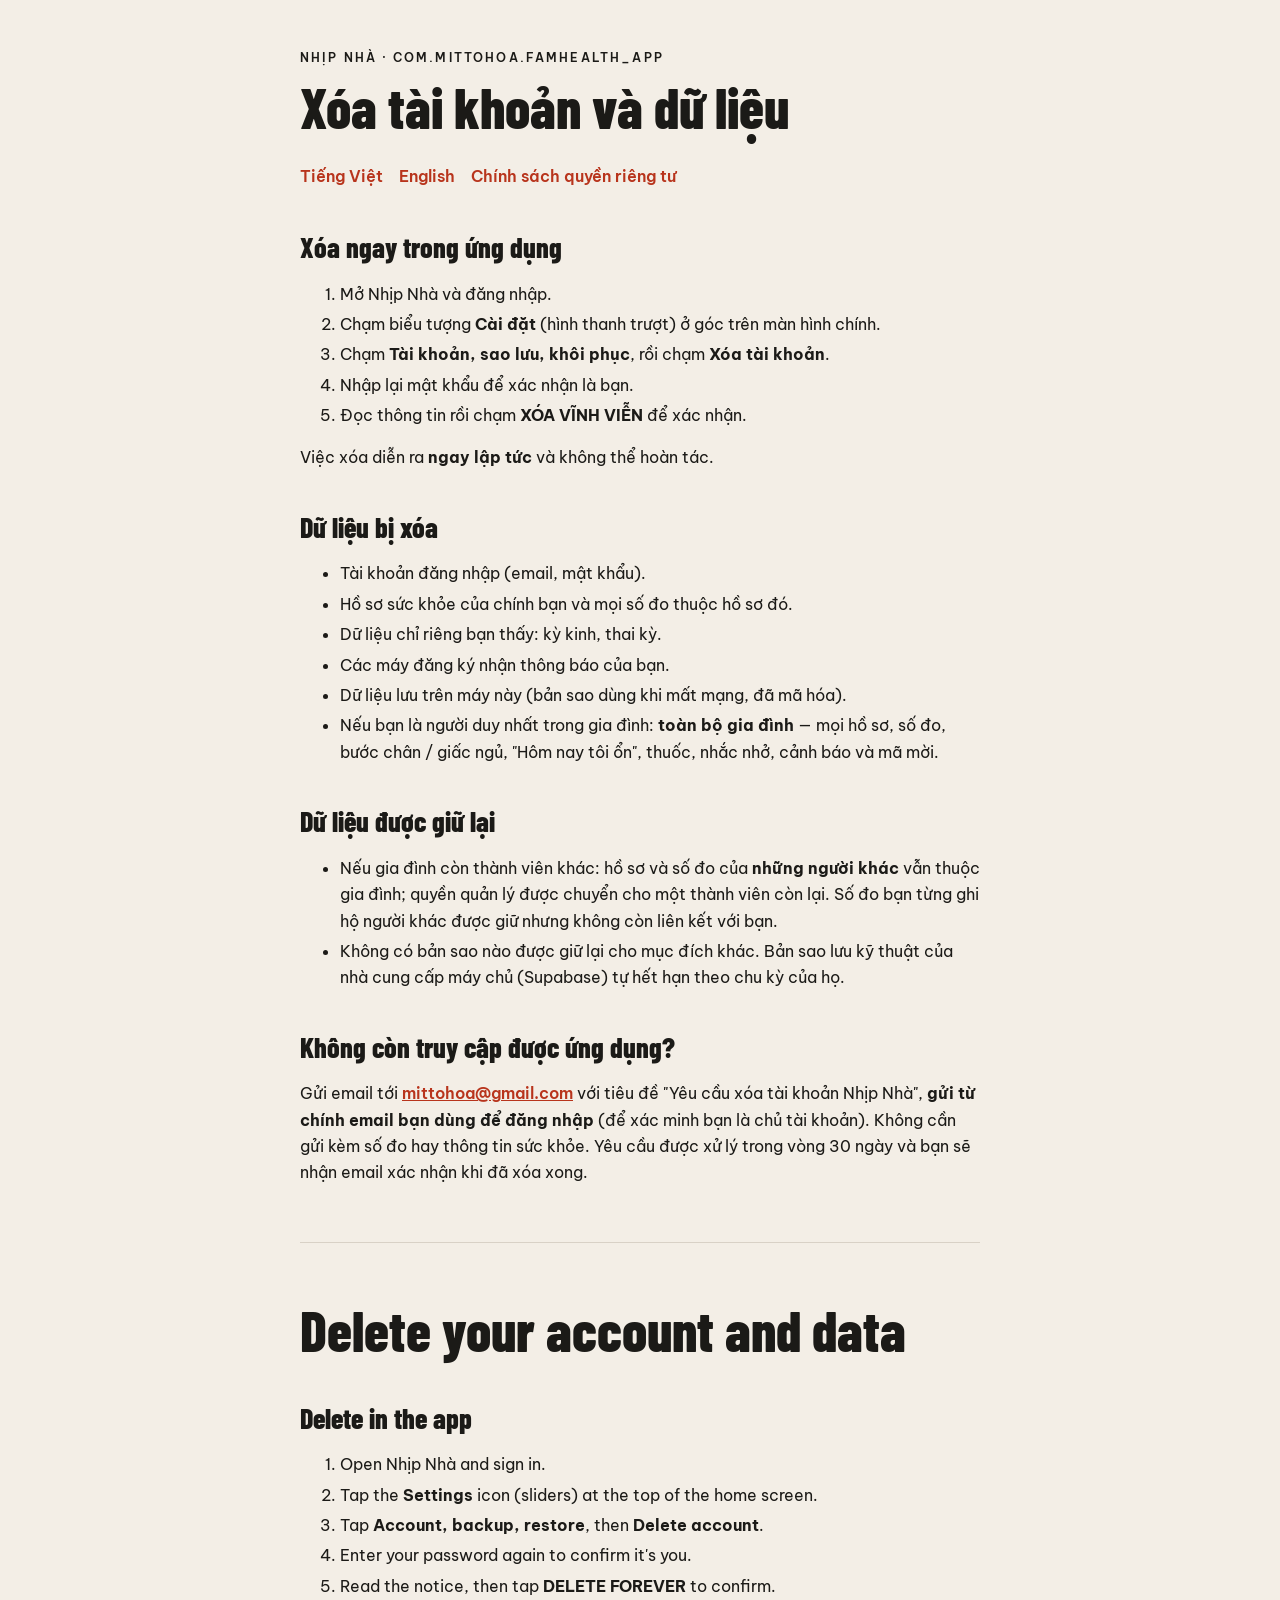
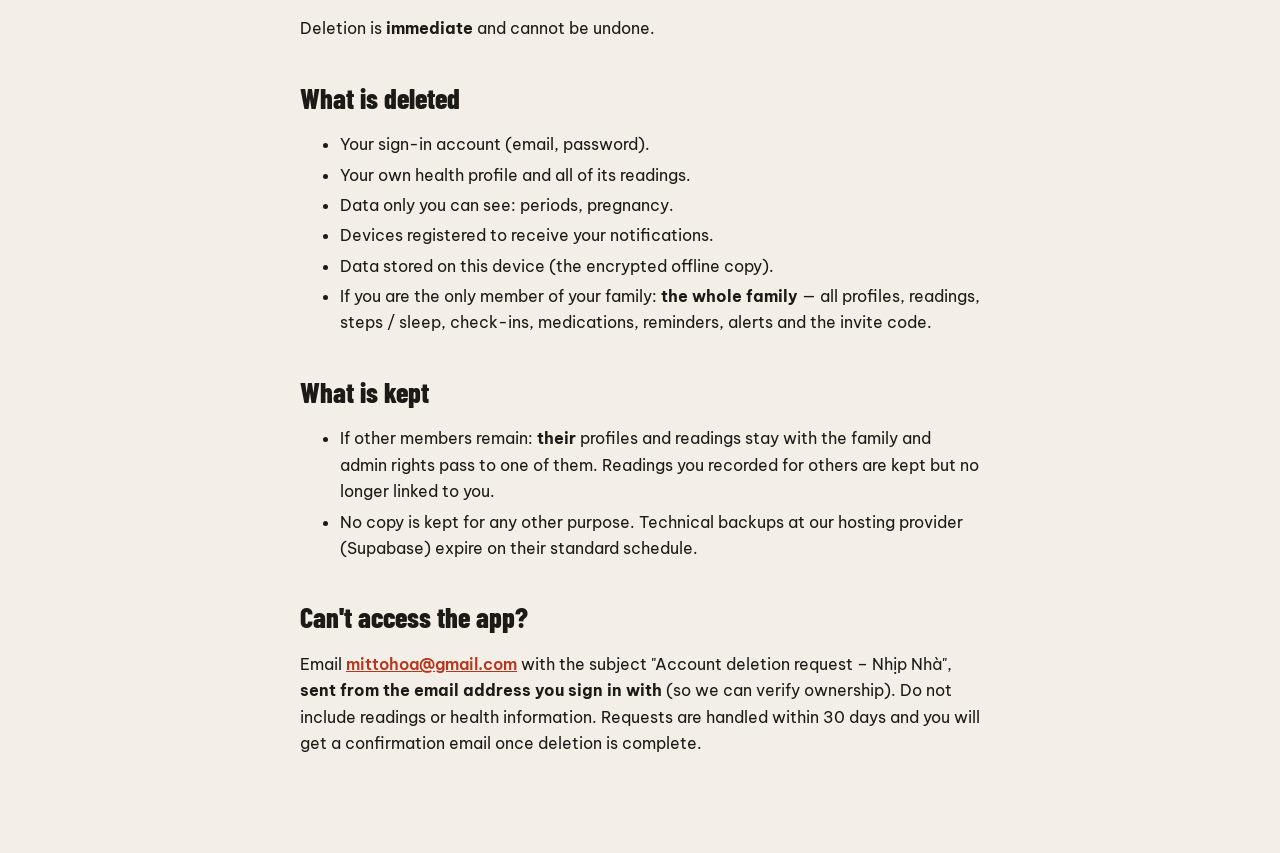
<file: delete-account/index.html>
<!doctype html>
<html lang="vi">
<head>
<meta charset="utf-8">
<meta name="viewport" content="width=device-width, initial-scale=1">
<title>Xóa tài khoản · Nhịp Nhà</title>
<link rel="preconnect" href="https://fonts.googleapis.com">
<link href="https://fonts.googleapis.com/css2?family=Barlow+Condensed:wght@800&family=Be+Vietnam+Pro:wght@400;600&display=swap" rel="stylesheet">
<link rel="stylesheet" href="../legal.css">
</head>
<body>
<main>
<p class="label">Nhịp Nhà · com.mittohoa.famhealth_app</p>
<h1 id="vi">Xóa tài khoản và dữ liệu</h1>
<nav class="lang"><a href="#vi">Tiếng Việt</a><a href="#en">English</a><a href="../privacy/">Chính sách quyền riêng tư</a></nav>

<h2>Xóa ngay trong ứng dụng</h2>
<ol>
<li>Mở Nhịp Nhà và đăng nhập.</li>
<li>Chạm biểu tượng <strong>Cài đặt</strong> (hình thanh trượt) ở góc trên màn hình chính.</li>
<li>Chạm <strong>Tài khoản, sao lưu, khôi phục</strong>, rồi chạm <strong>Xóa tài khoản</strong>.</li>
<li>Nhập lại mật khẩu để xác nhận là bạn.</li>
<li>Đọc thông tin rồi chạm <strong>XÓA VĨNH VIỄN</strong> để xác nhận.</li>
</ol>
<p>Việc xóa diễn ra <strong>ngay lập tức</strong> và không thể hoàn tác.</p>

<h2>Dữ liệu bị xóa</h2>
<ul>
<li>Tài khoản đăng nhập (email, mật khẩu).</li>
<li>Hồ sơ sức khỏe của chính bạn và mọi số đo thuộc hồ sơ đó.</li>
<li>Dữ liệu chỉ riêng bạn thấy: kỳ kinh, thai kỳ.</li>
<li>Các máy đăng ký nhận thông báo của bạn.</li>
<li>Dữ liệu lưu trên máy này (bản sao dùng khi mất mạng, đã mã hóa).</li>
<li>Nếu bạn là người duy nhất trong gia đình: <strong>toàn bộ gia đình</strong> — mọi hồ sơ, số đo, bước chân / giấc ngủ, "Hôm nay tôi ổn", thuốc, nhắc nhở, cảnh báo và mã mời.</li>
</ul>
<h2>Dữ liệu được giữ lại</h2>
<ul>
<li>Nếu gia đình còn thành viên khác: hồ sơ và số đo của <strong>những người khác</strong> vẫn thuộc gia đình; quyền quản lý được chuyển cho một thành viên còn lại. Số đo bạn từng ghi hộ người khác được giữ nhưng không còn liên kết với bạn.</li>
<li>Không có bản sao nào được giữ lại cho mục đích khác. Bản sao lưu kỹ thuật của nhà cung cấp máy chủ (Supabase) tự hết hạn theo chu kỳ của họ.</li>
</ul>

<h2>Không còn truy cập được ứng dụng?</h2>
<p>Gửi email tới <a href="mailto:mittohoa@gmail.com?subject=Y%C3%AAu%20c%E1%BA%A7u%20x%C3%B3a%20t%C3%A0i%20kho%E1%BA%A3n%20Nh%E1%BB%8Bp%20Nh%C3%A0">mittohoa@gmail.com</a> với tiêu đề "Yêu cầu xóa tài khoản Nhịp Nhà", <strong>gửi từ chính email bạn dùng để đăng nhập</strong> (để xác minh bạn là chủ tài khoản). Không cần gửi kèm số đo hay thông tin sức khỏe. Yêu cầu được xử lý trong vòng 30 ngày và bạn sẽ nhận email xác nhận khi đã xóa xong.</p>

<hr>

<div lang="en">
<h1 id="en">Delete your account and data</h1>

<h2>Delete in the app</h2>
<ol>
<li>Open Nhịp Nhà and sign in.</li>
<li>Tap the <strong>Settings</strong> icon (sliders) at the top of the home screen.</li>
<li>Tap <strong>Account, backup, restore</strong>, then <strong>Delete account</strong>.</li>
<li>Enter your password again to confirm it's you.</li>
<li>Read the notice, then tap <strong>DELETE FOREVER</strong> to confirm.</li>
</ol>
<p>Deletion is <strong>immediate</strong> and cannot be undone.</p>

<h2>What is deleted</h2>
<ul>
<li>Your sign-in account (email, password).</li>
<li>Your own health profile and all of its readings.</li>
<li>Data only you can see: periods, pregnancy.</li>
<li>Devices registered to receive your notifications.</li>
<li>Data stored on this device (the encrypted offline copy).</li>
<li>If you are the only member of your family: <strong>the whole family</strong> — all profiles, readings, steps / sleep, check-ins, medications, reminders, alerts and the invite code.</li>
</ul>
<h2>What is kept</h2>
<ul>
<li>If other members remain: <strong>their</strong> profiles and readings stay with the family and admin rights pass to one of them. Readings you recorded for others are kept but no longer linked to you.</li>
<li>No copy is kept for any other purpose. Technical backups at our hosting provider (Supabase) expire on their standard schedule.</li>
</ul>

<h2>Can't access the app?</h2>
<p>Email <a href="mailto:mittohoa@gmail.com?subject=Account%20deletion%20request%20-%20Nhip%20Nha">mittohoa@gmail.com</a> with the subject "Account deletion request – Nhịp Nhà", <strong>sent from the email address you sign in with</strong> (so we can verify ownership). Do not include readings or health information. Requests are handled within 30 days and you will get a confirmation email once deletion is complete.</p>
</div>
</main>
</body>
</html>
</file>
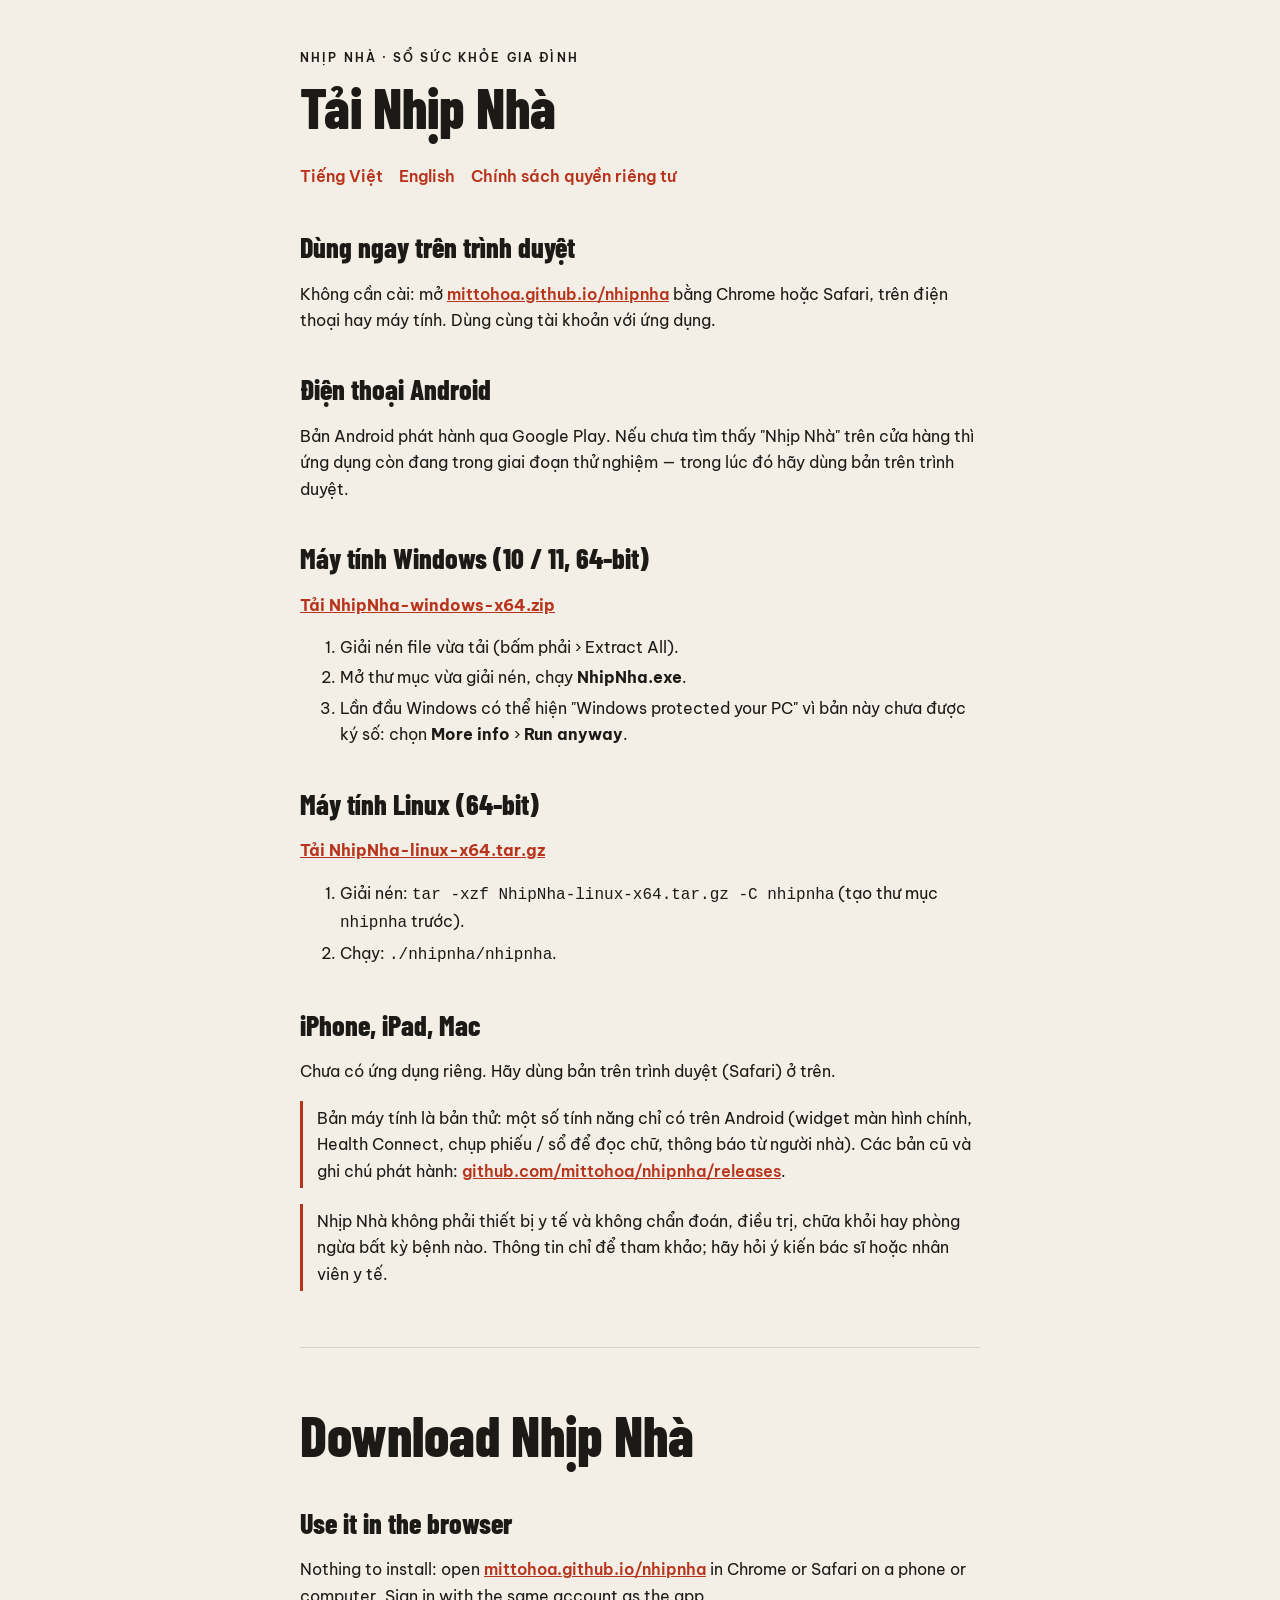
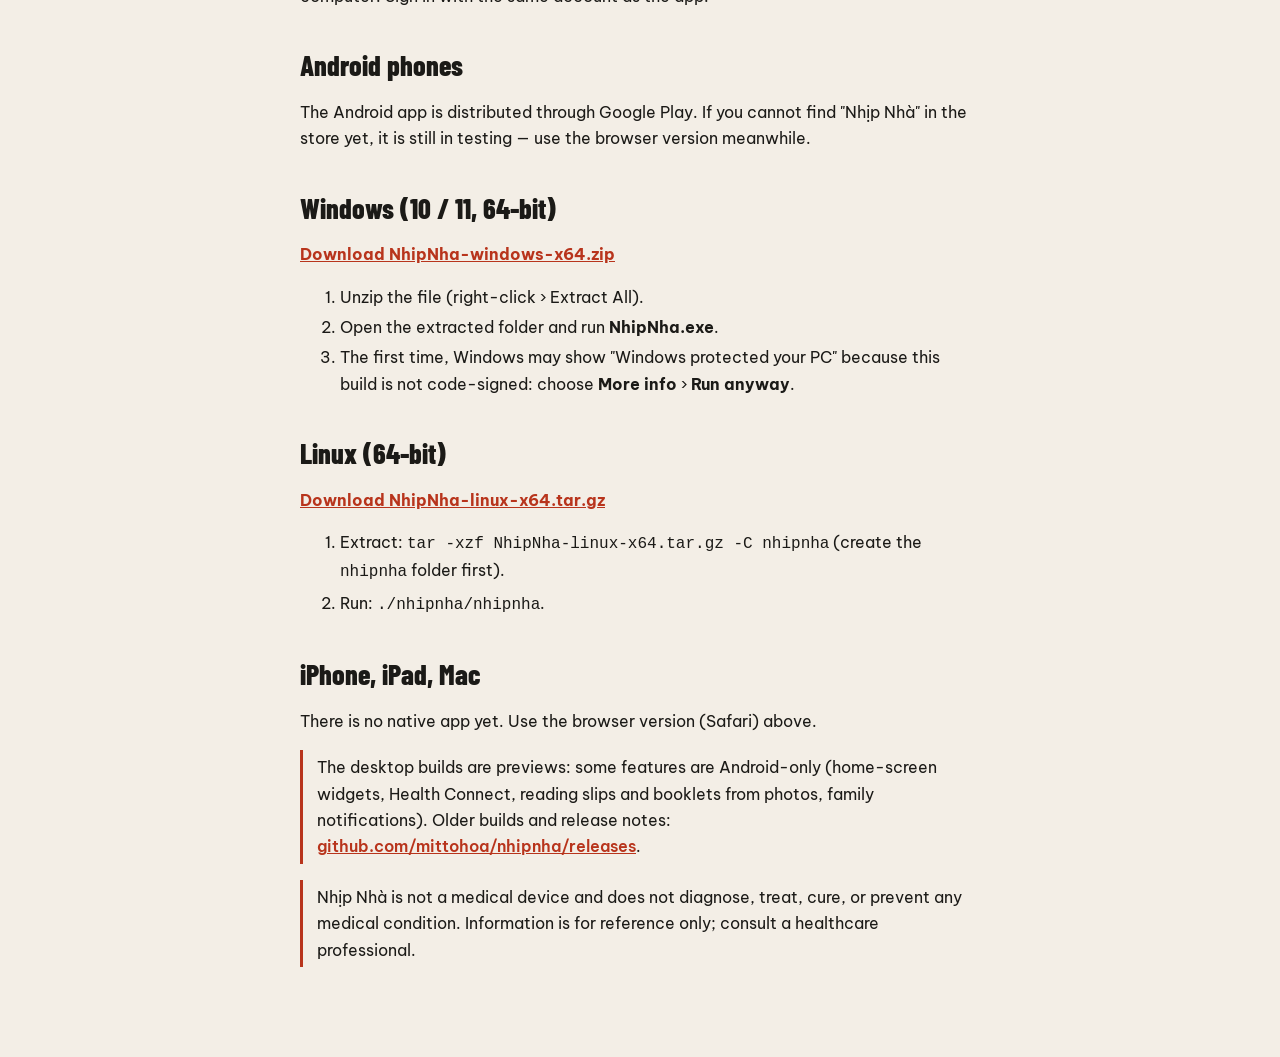
<file: download/index.html>
<!doctype html>
<html lang="vi">
<head>
<meta charset="utf-8">
<meta name="viewport" content="width=device-width, initial-scale=1">
<title>Tải Nhịp Nhà · Download</title>
<link rel="preconnect" href="https://fonts.googleapis.com">
<link href="https://fonts.googleapis.com/css2?family=Barlow+Condensed:wght@800&family=Be+Vietnam+Pro:wght@400;600&display=swap" rel="stylesheet">
<link rel="stylesheet" href="../legal.css">
</head>
<body>
<main>
<p class="label">Nhịp Nhà · sổ sức khỏe gia đình</p>
<h1 id="vi">Tải Nhịp Nhà</h1>
<nav class="lang"><a href="#vi">Tiếng Việt</a><a href="#en">English</a><a href="../privacy/">Chính sách quyền riêng tư</a></nav>

<h2>Dùng ngay trên trình duyệt</h2>
<p>Không cần cài: mở <a href="../">mittohoa.github.io/nhipnha</a> bằng Chrome hoặc Safari, trên điện thoại hay máy tính. Dùng cùng tài khoản với ứng dụng.</p>

<h2>Điện thoại Android</h2>
<p>Bản Android phát hành qua Google Play. Nếu chưa tìm thấy "Nhịp Nhà" trên cửa hàng thì ứng dụng còn đang trong giai đoạn thử nghiệm — trong lúc đó hãy dùng bản trên trình duyệt.</p>

<h2>Máy tính Windows (10 / 11, 64-bit)</h2>
<p><a href="https://github.com/mittohoa/nhipnha/releases/latest/download/NhipNha-windows-x64.zip"><strong>Tải NhipNha-windows-x64.zip</strong></a></p>
<ol>
<li>Giải nén file vừa tải (bấm phải › Extract All).</li>
<li>Mở thư mục vừa giải nén, chạy <strong>NhipNha.exe</strong>.</li>
<li>Lần đầu Windows có thể hiện "Windows protected your PC" vì bản này chưa được ký số: chọn <strong>More info</strong> › <strong>Run anyway</strong>.</li>
</ol>

<h2>Máy tính Linux (64-bit)</h2>
<p><a href="https://github.com/mittohoa/nhipnha/releases/latest/download/NhipNha-linux-x64.tar.gz"><strong>Tải NhipNha-linux-x64.tar.gz</strong></a></p>
<ol>
<li>Giải nén: <code>tar -xzf NhipNha-linux-x64.tar.gz -C nhipnha</code> (tạo thư mục <code>nhipnha</code> trước).</li>
<li>Chạy: <code>./nhipnha/nhipnha</code>.</li>
</ol>

<h2>iPhone, iPad, Mac</h2>
<p>Chưa có ứng dụng riêng. Hãy dùng bản trên trình duyệt (Safari) ở trên.</p>

<p class="note">Bản máy tính là bản thử: một số tính năng chỉ có trên Android (widget màn hình chính, Health Connect, chụp phiếu / sổ để đọc chữ, thông báo từ người nhà). Các bản cũ và ghi chú phát hành: <a href="https://github.com/mittohoa/nhipnha/releases">github.com/mittohoa/nhipnha/releases</a>.</p>
<p class="note">Nhịp Nhà không phải thiết bị y tế và không chẩn đoán, điều trị, chữa khỏi hay phòng ngừa bất kỳ bệnh nào. Thông tin chỉ để tham khảo; hãy hỏi ý kiến bác sĩ hoặc nhân viên y tế.</p>

<hr>

<h1 id="en">Download Nhịp Nhà</h1>

<h2>Use it in the browser</h2>
<p>Nothing to install: open <a href="../">mittohoa.github.io/nhipnha</a> in Chrome or Safari on a phone or computer. Sign in with the same account as the app.</p>

<h2>Android phones</h2>
<p>The Android app is distributed through Google Play. If you cannot find "Nhịp Nhà" in the store yet, it is still in testing — use the browser version meanwhile.</p>

<h2>Windows (10 / 11, 64-bit)</h2>
<p><a href="https://github.com/mittohoa/nhipnha/releases/latest/download/NhipNha-windows-x64.zip"><strong>Download NhipNha-windows-x64.zip</strong></a></p>
<ol>
<li>Unzip the file (right-click › Extract All).</li>
<li>Open the extracted folder and run <strong>NhipNha.exe</strong>.</li>
<li>The first time, Windows may show "Windows protected your PC" because this build is not code-signed: choose <strong>More info</strong> › <strong>Run anyway</strong>.</li>
</ol>

<h2>Linux (64-bit)</h2>
<p><a href="https://github.com/mittohoa/nhipnha/releases/latest/download/NhipNha-linux-x64.tar.gz"><strong>Download NhipNha-linux-x64.tar.gz</strong></a></p>
<ol>
<li>Extract: <code>tar -xzf NhipNha-linux-x64.tar.gz -C nhipnha</code> (create the <code>nhipnha</code> folder first).</li>
<li>Run: <code>./nhipnha/nhipnha</code>.</li>
</ol>

<h2>iPhone, iPad, Mac</h2>
<p>There is no native app yet. Use the browser version (Safari) above.</p>

<p class="note">The desktop builds are previews: some features are Android-only (home-screen widgets, Health Connect, reading slips and booklets from photos, family notifications). Older builds and release notes: <a href="https://github.com/mittohoa/nhipnha/releases">github.com/mittohoa/nhipnha/releases</a>.</p>
<p class="note">Nhịp Nhà is not a medical device and does not diagnose, treat, cure, or prevent any medical condition. Information is for reference only; consult a healthcare professional.</p>
</main>
</body>
</html>
</file>
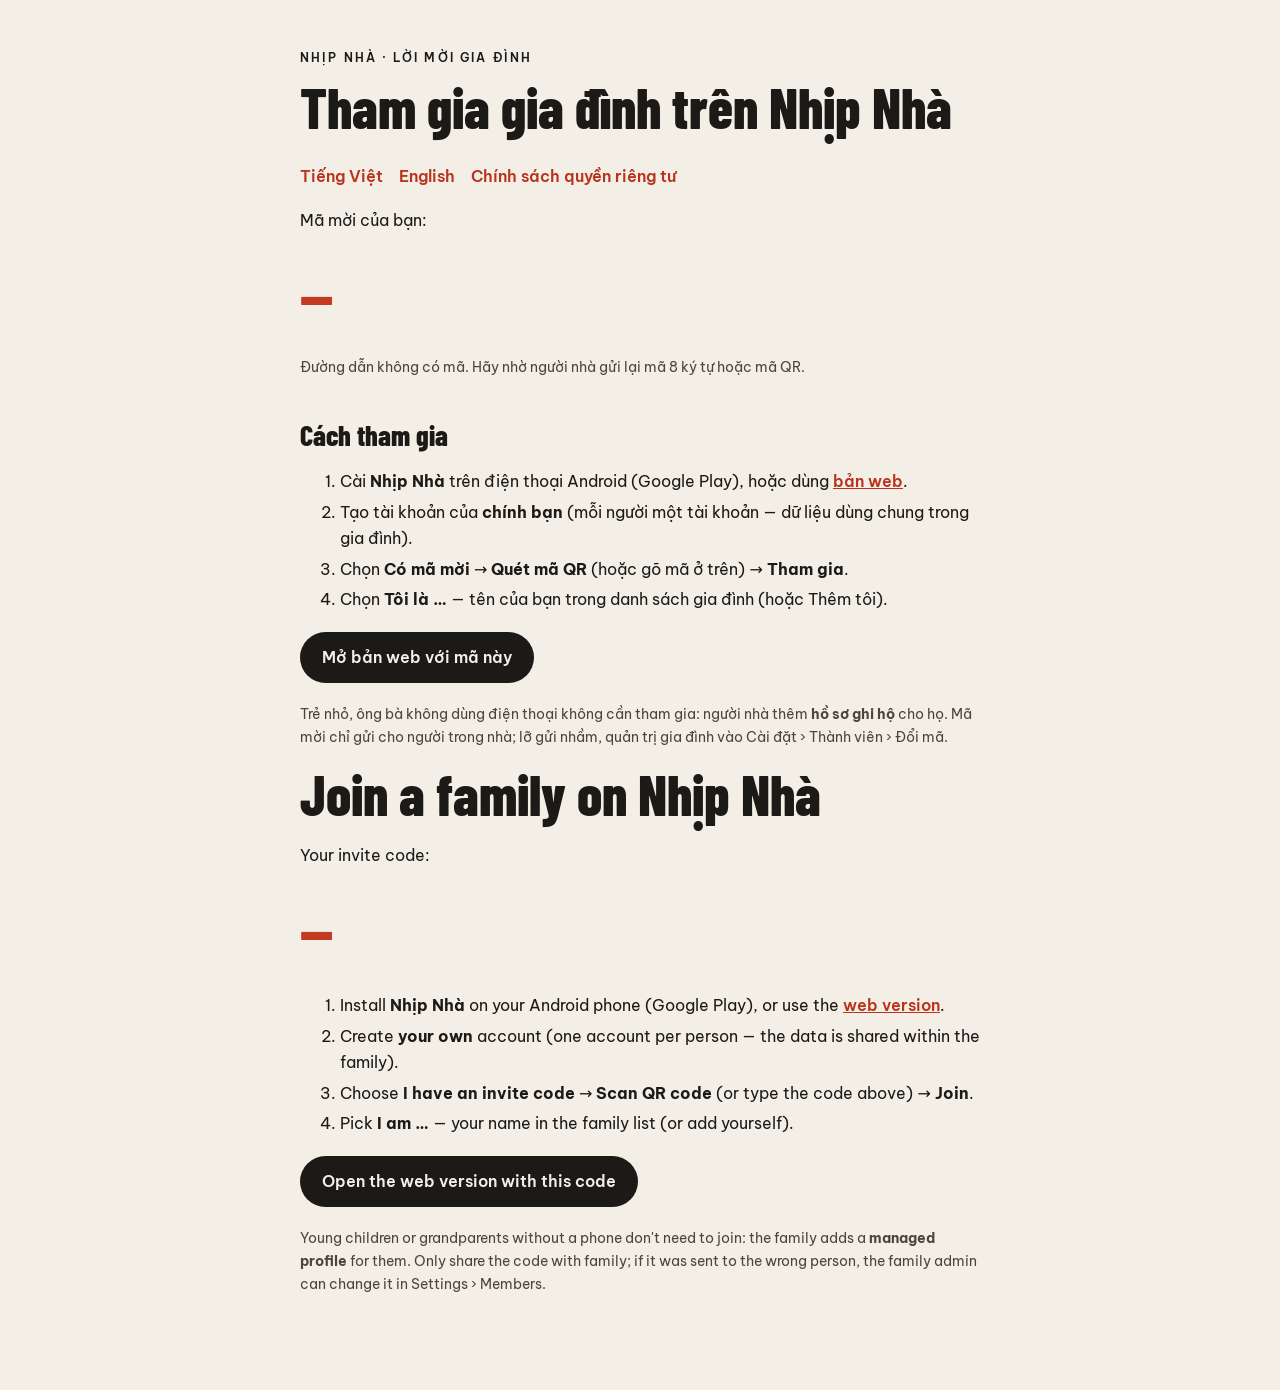
<file: join/index.html>
<!doctype html>
<html lang="vi">
<head>
<meta charset="utf-8">
<meta name="viewport" content="width=device-width, initial-scale=1">
<meta name="robots" content="noindex">
<title>Tham gia gia đình · Nhịp Nhà</title>
<link rel="preconnect" href="https://fonts.googleapis.com">
<link href="https://fonts.googleapis.com/css2?family=Barlow+Condensed:wght@800&family=Be+Vietnam+Pro:wght@400;600&display=swap" rel="stylesheet">
<link rel="stylesheet" href="../legal.css">
<style>
  .code { font-family: 'Barlow Condensed', sans-serif; font-weight: 800; font-size: 56px; letter-spacing: 4px;
          color: #C23A22; margin: 8px 0 4px; }
  .btn { display: inline-block; padding: 12px 22px; border-radius: 999px; background: #1B1A17; color: #F3EFE8;
         text-decoration: none; font-weight: 600; margin: 4px 8px 4px 0; }
  .muted { color: #4A463F; font-size: 14px; }
</style>
</head>
<body>
<main>
<p class="label">Nhịp Nhà · lời mời gia đình</p>
<h1 id="vi">Tham gia gia đình trên Nhịp Nhà</h1>
<nav class="lang"><a href="#vi">Tiếng Việt</a><a href="#en">English</a><a href="../privacy/">Chính sách quyền riêng tư</a></nav>

<p>Mã mời của bạn:</p>
<p class="code" data-code>—</p>
<p class="muted" data-missing hidden>Đường dẫn không có mã. Hãy nhờ người nhà gửi lại mã 8 ký tự hoặc mã QR.</p>

<h2>Cách tham gia</h2>
<ol>
<li>Cài <strong>Nhịp Nhà</strong> trên điện thoại Android (Google Play), hoặc dùng <a data-web href="../">bản web</a>.</li>
<li>Tạo tài khoản của <strong>chính bạn</strong> (mỗi người một tài khoản — dữ liệu dùng chung trong gia đình).</li>
<li>Chọn <strong>Có mã mời</strong> → <strong>Quét mã QR</strong> (hoặc gõ mã ở trên) → <strong>Tham gia</strong>.</li>
<li>Chọn <strong>Tôi là …</strong> — tên của bạn trong danh sách gia đình (hoặc Thêm tôi).</li>
</ol>
<p><a class="btn" data-web href="../">Mở bản web với mã này</a></p>
<p class="muted">Trẻ nhỏ, ông bà không dùng điện thoại không cần tham gia: người nhà thêm <strong>hồ sơ ghi hộ</strong> cho họ.
Mã mời chỉ gửi cho người trong nhà; lỡ gửi nhầm, quản trị gia đình vào Cài đặt › Thành viên › Đổi mã.</p>

<h1 id="en">Join a family on Nhịp Nhà</h1>
<p>Your invite code:</p>
<p class="code" data-code>—</p>
<ol>
<li>Install <strong>Nhịp Nhà</strong> on your Android phone (Google Play), or use the <a data-web href="../">web version</a>.</li>
<li>Create <strong>your own</strong> account (one account per person — the data is shared within the family).</li>
<li>Choose <strong>I have an invite code</strong> → <strong>Scan QR code</strong> (or type the code above) → <strong>Join</strong>.</li>
<li>Pick <strong>I am …</strong> — your name in the family list (or add yourself).</li>
</ol>
<p><a class="btn" data-web href="../">Open the web version with this code</a></p>
<p class="muted">Young children or grandparents without a phone don't need to join: the family adds a <strong>managed profile</strong>
for them. Only share the code with family; if it was sent to the wrong person, the family admin can change it in Settings › Members.</p>
</main>
<script>
  // Chỉ đọc mã từ đường dẫn để hiển thị — trang không gửi gì đi đâu.
  (function () {
    var raw = new URLSearchParams(location.search).get('code') || '';
    var code = raw.toUpperCase().replace(/[^0-9A-F]/g, '');
    var ok = /^[0-9A-F]{8}$/.test(code);
    document.querySelectorAll('[data-code]').forEach(function (el) {
      el.textContent = ok ? code.slice(0, 4) + ' ' + code.slice(4) : '—';
    });
    if (!ok) document.querySelector('[data-missing]').hidden = false;
    if (ok) document.querySelectorAll('a[data-web]').forEach(function (a) {
      a.href = '../?join=' + code;
    });
  })();
</script>
</body>
</html>
</file>
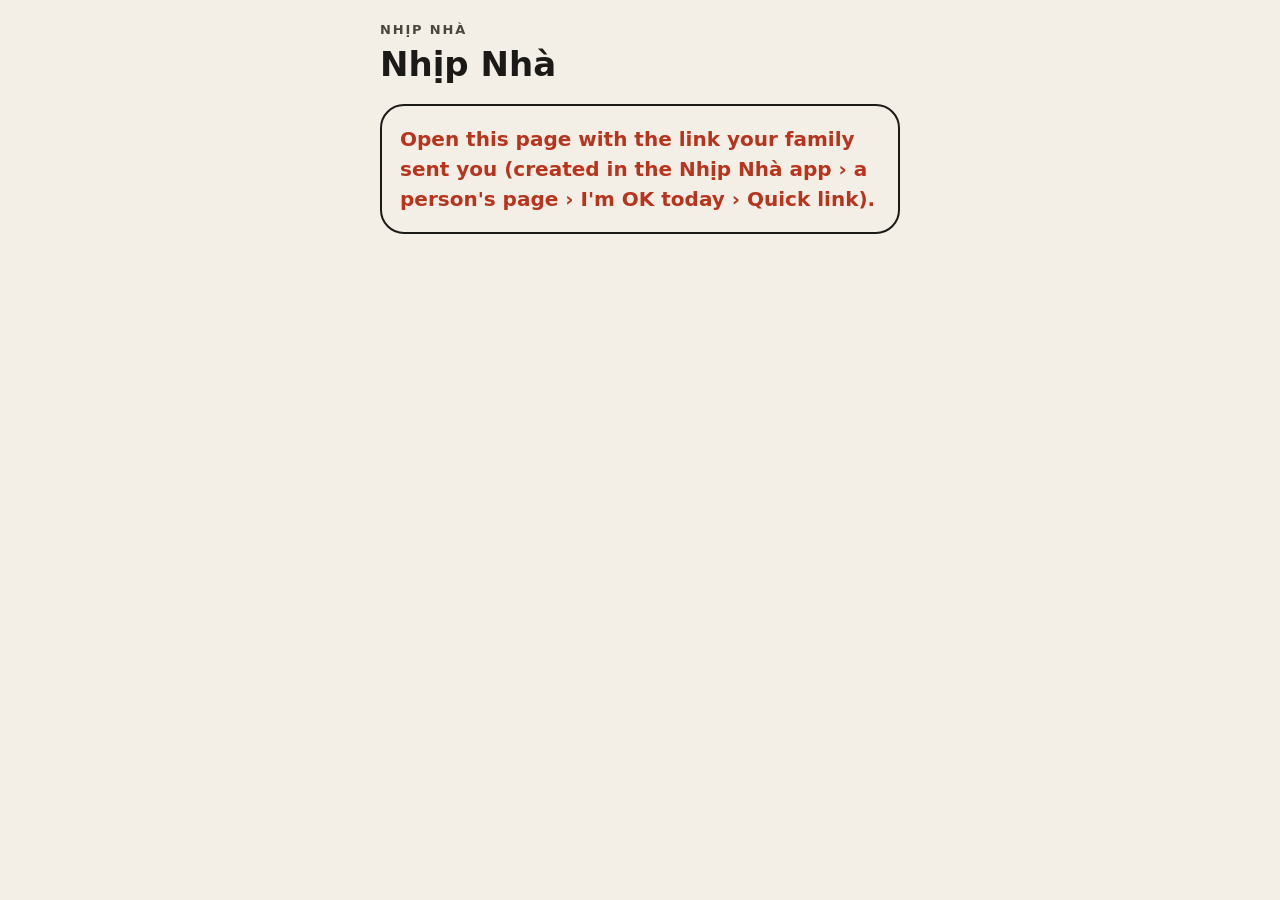
<file: ok/index.html>
<!doctype html>
<!--
  Trang nhanh của Nhịp Nhà (docs/QUICK_PAGE.md): mở một liên kết là báo "Hôm nay tôi ổn", đánh dấu đã uống thuốc, ghi
  nhanh số đo — không cài app, không đăng nhập. Cho iPhone / máy tính bảng / máy không có app.
  Khóa nằm sau dấu # của liên kết (không gửi lên máy chủ web, không vào nhật ký truy cập). Khóa chỉ làm được các việc
  trên cho đúng một hồ sơ (migration 3800) và thu hồi được trong app.
-->
<html lang="vi">
<head>
<meta charset="utf-8">
<meta name="viewport" content="width=device-width, initial-scale=1, viewport-fit=cover">
<meta name="robots" content="noindex, nofollow">
<meta name="referrer" content="no-referrer">
<meta name="theme-color" content="#F3EEE6">
<title>Nhịp Nhà · Tôi ổn</title>
<link rel="icon" href="../icons/Icon-192.png">
<link rel="apple-touch-icon" href="../icons/Icon-192.png">
<style>
  :root { --bone:#F3EEE6; --ink:#1B1A17; --muted:#4A463F; --pulse:#E0492F; --pulse-text:#B8341C; --ok:#1D7671;
          --line:#d8d1c6; --field:#fffdf9; }
  @media (prefers-color-scheme: dark) {
    :root { --bone:#171614; --ink:#F3EEE6; --muted:#B9B2A6; --pulse:#E0492F; --pulse-text:#FF8A70; --ok:#4FB3AA;
            --line:#3a3733; --field:#211f1c; }
  }
  * { box-sizing: border-box; -webkit-tap-highlight-color: transparent; }
  html { -webkit-text-size-adjust: 100%; }
  body { margin:0; background:var(--bone); color:var(--ink); font-family: system-ui, -apple-system, "Segoe UI", Roboto, sans-serif;
         font-size:18px; line-height:1.5; }
  main { max-width:560px; margin:0 auto; padding: max(20px, env(safe-area-inset-top)) 20px 64px; }
  .label { font-size:13px; font-weight:700; letter-spacing:.14em; text-transform:uppercase; color:var(--muted); margin:0; }
  h1 { font-size:34px; line-height:1.2; margin:4px 0 0; font-weight:800; }
  h2 { font-size:15px; letter-spacing:.14em; text-transform:uppercase; color:var(--muted); margin:36px 0 10px; font-weight:700; }
  .card { border:2px solid var(--ink); border-radius:24px; padding:18px; margin-top:20px; }
  .status { font-size:20px; font-weight:700; margin:0; }
  .status.late { color:var(--pulse-text); }
  .status.done { color:var(--ok); }
  .count { font-size:44px; font-weight:800; line-height:1.1; margin:6px 0 14px; font-variant-numeric: tabular-nums; }
  button { font:inherit; border:0; cursor:pointer; color:inherit; }
  .big { display:block; width:100%; min-height:88px; border-radius:44px; background:var(--pulse); color:#fff;
         font-size:30px; font-weight:800; letter-spacing:.04em; }
  .big:active { transform: scale(.98); }
  .big[disabled] { opacity:.55; }
  .done-box { display:flex; align-items:center; justify-content:center; min-height:88px; border-radius:44px;
              border:2px solid var(--ok); color:var(--ok); font-size:24px; font-weight:800; text-align:center; padding:8px 16px; }
  .row { display:flex; align-items:center; gap:12px; padding:14px 0; border-bottom:1px solid var(--line); }
  .row > div { flex:1; min-width:0; }
  .row b { display:block; font-size:19px; }
  .row small { color:var(--muted); font-size:15px; }
  .row small.late { color:var(--pulse-text); font-weight:700; }
  .pill { min-height:52px; padding:0 20px; border-radius:26px; background:var(--pulse); color:#fff; font-weight:800; font-size:17px;
          white-space:nowrap; }
  .tabs { display:flex; flex-wrap:wrap; gap:8px; }
  .tab { min-height:48px; padding:0 16px; border-radius:24px; border:2px solid var(--ink); background:transparent; font-weight:700; font-size:16px; }
  .tab[aria-pressed="true"] { background:var(--ink); color:var(--bone); }
  .fields { display:flex; align-items:flex-end; gap:10px; margin:14px 0; }
  .fields label { flex:1; font-size:14px; color:var(--muted); font-weight:700; }
  input { display:block; width:100%; margin-top:4px; min-height:60px; padding:8px 12px; font:inherit; font-size:28px; font-weight:800;
          color:var(--ink); background:var(--field); border:2px solid var(--ink); border-radius:16px; text-align:center; }
  .unit { padding-bottom:16px; color:var(--muted); font-weight:700; }
  .save { display:block; width:100%; min-height:60px; border-radius:30px; background:var(--ink); color:var(--bone); font-size:20px; font-weight:800; }
  .msg { margin:12px 0 0; font-weight:700; min-height:1.5em; }
  .msg.err { color:var(--pulse-text); }
  .msg.ok { color:var(--ok); }
  .muted { color:var(--muted); font-size:15px; }
  .hide { display:none !important; }
  footer { margin-top:44px; }
</style>
</head>
<body>
<main>
  <p class="label">Nhịp Nhà</p>
  <h1 id="hello">…</h1>

  <section id="problem" class="card hide">
    <p class="status late" id="problemText"></p>
  </section>

  <section id="checkin" class="card hide" aria-live="polite">
    <p class="status" id="ciStatus"></p>
    <p class="count" id="ciCount"></p>
    <button class="big" id="ciBtn"></button>
    <div class="done-box hide" id="ciDone"></div>
  </section>

  <section id="doses" class="hide">
    <h2 id="dosesTitle"></h2>
    <div id="dosesList"></div>
  </section>

  <section id="log" class="hide">
    <h2 id="logTitle"></h2>
    <div class="tabs" id="tabs"></div>
    <div class="fields" id="fields"></div>
    <button class="save" id="saveBtn"></button>
    <p class="msg" id="logMsg" aria-live="polite"></p>
  </section>

  <footer>
    <p class="muted" id="tip"></p>
    <p class="muted" id="sync"></p>
  </footer>
</main>

<script src="config.js"></script>
<script>
(function () {
  'use strict';
  var vi = !/^en/i.test(navigator.language || 'vi');
  var T = vi ? {
    hello: 'Chào {n}', title: 'Tôi ổn', imOk: 'TÔI ỔN', due: 'Hạn báo ổn hôm nay: {t}', left: 'Còn', late: 'Đã quá giờ hạn {t}. Người nhà đã được báo — bấm để mọi người yên tâm.',
    done: '✓ Đã báo ổn lúc {t}', queued: 'Đã ghi. Sẽ gửi khi có mạng.', noCheckin: 'Hồ sơ này chưa đặt giờ báo ổn. Vẫn bấm được để báo cho người nhà.',
    doses: 'Thuốc hôm nay', taken: 'Đã uống', overdue: 'quá giờ', noDoses: 'Hôm nay không còn liều nào.',
    log: 'Ghi nhanh số đo', save: 'LƯU SỐ ĐO', saved: '✓ Đã lưu {v}.', bad: 'Số chưa hợp lý, xem lại giúp nhé.', need: 'Nhập số trước đã.',
    offline: 'Không có mạng — thử lại sau.', revoked: 'Liên kết này đã bị thu hồi hoặc không đúng. Nhờ người nhà tạo liên kết mới trong app Nhịp Nhà.',
    nolink: 'Trang này cần mở bằng liên kết người nhà gửi cho bạn (tạo trong app Nhịp Nhà › trang một người › Hôm nay tôi ổn › Liên kết nhanh).',
    noconfig: 'Trang chưa được cấu hình.', tip: 'Mẹo: thêm trang này ra màn hình chính (Chia sẻ › Thêm vào màn hình chính) để lần sau bấm một cái là tới.',
    sync: 'Cập nhật lúc {t}',
    v: { blood_pressure: 'Huyết áp', temperature: 'Nhiệt độ', weight: 'Cân nặng', spo2: 'SpO2', heart_rate: 'Nhịp tim', glucose: 'Đường huyết' },
    sys: 'Tâm thu', dia: 'Tâm trương'
  } : {
    hello: 'Hello {n}', title: "I'm OK", imOk: "I'M OK", due: "Today's check-in is due at {t}", left: 'Left', late: 'Past the {t} check-in time. Your family was notified — tap so they know you are fine.',
    done: '✓ Checked in at {t}', queued: 'Noted. It will be sent when you are online.', noCheckin: 'No check-in time is set for this profile. You can still tap to tell your family.',
    doses: "Today's medicines", taken: 'Taken', overdue: 'overdue', noDoses: 'No more doses today.',
    log: 'Quick log', save: 'SAVE READING', saved: '✓ Saved {v}.', bad: "That number doesn't look right — please check.", need: 'Enter a number first.',
    offline: 'No connection — try again later.', revoked: 'This link was revoked or is not valid. Ask your family to create a new one in the Nhịp Nhà app.',
    nolink: 'Open this page with the link your family sent you (created in the Nhịp Nhà app › a person\'s page › I\'m OK today › Quick link).',
    noconfig: 'This page is not configured yet.', tip: 'Tip: add this page to your home screen (Share › Add to Home Screen) to reach it in one tap.',
    sync: 'Updated at {t}',
    v: { blood_pressure: 'Blood pressure', temperature: 'Temperature', weight: 'Weight', spo2: 'SpO2', heart_rate: 'Heart rate', glucose: 'Glucose' },
    sys: 'Systolic', dia: 'Diastolic'
  };
  var UNITS = { blood_pressure: 'mmHg', temperature: '°C', weight: 'kg', spo2: '%', heart_rate: 'bpm', glucose: 'mmol/L' };
  var $ = function (id) { return document.getElementById(id); };
  var fmt = function (s, o) { return s.replace(/\{(\w+)\}/g, function (_, k) { return o[k]; }); };
  var two = function (n) { return (n < 10 ? '0' : '') + n; };
  var hm = function (d) { return two(d.getHours()) + ':' + two(d.getMinutes()); };
  document.documentElement.lang = vi ? 'vi' : 'en';
  document.title = 'Nhịp Nhà · ' + T.title;

  // Khóa: sau dấu # (#k=…); nhớ lại trên máy để lần mở sau không cần liên kết đầy đủ.
  var store = { get: function (k) { try { return localStorage.getItem(k); } catch (e) { return null; } },
                set: function (k, v) { try { v == null ? localStorage.removeItem(k) : localStorage.setItem(k, v); } catch (e) {} } };
  var m = /[#&]k=([0-9a-f]{64})/.exec(location.hash || '');
  var key = m ? m[1] : store.get('nhip.k');
  if (m) store.set('nhip.k', key);

  var cfg = window.NHIP_CONFIG || {};
  var snap = null, timer = null, vtype = 'blood_pressure';

  function problem(text) {
    ['checkin', 'doses', 'log'].forEach(function (id) { $(id).classList.add('hide'); });
    $('hello').textContent = 'Nhịp Nhà';
    $('problemText').textContent = text;
    $('problem').classList.remove('hide');
  }

  function rpc(fn, body) {
    body.k = key;
    var h = { 'Content-Type': 'application/json', apikey: cfg.key };
    if (/^eyJ/.test(cfg.key)) h.Authorization = 'Bearer ' + cfg.key;
    return fetch(cfg.url + '/rest/v1/rpc/' + fn, { method: 'POST', headers: h, body: JSON.stringify(body) })
      .then(function (r) { return r.json().then(function (j) { return { ok: r.ok, body: j }; }); });
  }

  // Việc bấm lúc mất mạng: giữ lại, gửi khi có mạng (báo ổn giữ đúng lúc bấm).
  function pending() { try { return JSON.parse(store.get('nhip.pend') || '[]'); } catch (e) { return []; } }
  function flush() {
    var q = pending();
    if (!q.length) return Promise.resolve();
    var item = q[0];
    return rpc(item.fn, item.body).then(function () {
      store.set('nhip.pend', JSON.stringify(pending().slice(1)));
      return flush();
    });
  }

  function me() { return snap && snap.checkins.filter(function (c) { return c.mine; })[0]; }
  function pressedAt() { var p = store.get('nhip.pressed'); return p && p.slice(0, 10) === snap.day ? new Date(p.slice(11)) : null; }

  function renderCheckin() {
    var c = me(), box = $('checkin');
    box.classList.remove('hide');
    var doneAt = c && c.at ? new Date(c.at) : pressedAt();
    var st = $('ciStatus'), cnt = $('ciCount'), btn = $('ciBtn'), done = $('ciDone');
    btn.textContent = T.imOk;
    if (doneAt) {
      st.className = 'status done'; st.textContent = '';
      cnt.textContent = ''; btn.classList.add('hide');
      done.classList.remove('hide');
      done.textContent = fmt(T.done, { t: hm(doneAt) }) + (c && c.at ? '' : ' · ' + T.queued);
      return;
    }
    btn.classList.remove('hide'); done.classList.add('hide');
    if (!c) { st.className = 'status'; st.textContent = T.noCheckin; cnt.textContent = ''; return; }
    var p = c.by.split(':'), d = new Date(); d.setHours(+p[0], +p[1], 0, 0);
    var left = d - new Date();
    if (left <= 0) {
      st.className = 'status late'; st.textContent = fmt(T.late, { t: c.by }); cnt.textContent = '';
    } else {
      st.className = 'status'; st.textContent = fmt(T.due, { t: c.by });
      var s = Math.floor(left / 1000);
      cnt.textContent = T.left + ' ' + Math.floor(s / 3600) + ':' + two(Math.floor(s % 3600 / 60)) + ':' + two(s % 60);
    }
  }

  function renderDoses() {
    var list = $('dosesList'); list.textContent = '';
    $('doses').classList.remove('hide');
    $('dosesTitle').textContent = T.doses;
    if (!snap.doses.length) {
      var p = document.createElement('p'); p.className = 'muted'; p.textContent = T.noDoses; list.appendChild(p); return;
    }
    snap.doses.forEach(function (d) {
      var row = document.createElement('div'); row.className = 'row';
      var info = document.createElement('div');
      var b = document.createElement('b'); b.textContent = d.title;
      var late = new Date(d.due) < new Date();
      var s = document.createElement('small'); s.textContent = d.time + (late ? ' · ' + T.overdue : '');
      if (late) s.className = 'late';
      info.appendChild(b); info.appendChild(s);
      var btn = document.createElement('button'); btn.className = 'pill'; btn.textContent = T.taken;
      btn.onclick = function () {
        btn.disabled = true;
        snap.doses = snap.doses.filter(function (x) { return x.id !== d.id; });
        renderDoses();
        rpc('widget_take_dose', { rid: d.id }).then(load, function () {
          store.set('nhip.pend', JSON.stringify(pending().concat([{ fn: 'widget_take_dose', body: { rid: d.id } }])));
        });
      };
      row.appendChild(info); row.appendChild(btn); list.appendChild(row);
    });
  }

  function renderLog() {
    $('log').classList.remove('hide');
    $('logTitle').textContent = T.log; $('saveBtn').textContent = T.save;
    var tabs = $('tabs'); tabs.textContent = '';
    Object.keys(T.v).forEach(function (t) {
      var b = document.createElement('button'); b.className = 'tab'; b.textContent = T.v[t];
      b.setAttribute('aria-pressed', String(t === vtype));
      b.onclick = function () { vtype = t; $('logMsg').textContent = ''; renderLog(); };
      tabs.appendChild(b);
    });
    var f = $('fields'); f.textContent = '';
    (vtype === 'blood_pressure' ? [T.sys, T.dia] : [T.v[vtype]]).forEach(function (name, i) {
      var l = document.createElement('label'); l.textContent = name;
      var inp = document.createElement('input'); inp.id = 'v' + i; inp.inputMode = 'decimal'; inp.autocomplete = 'off';
      l.appendChild(inp); f.appendChild(l);
    });
    var u = document.createElement('span'); u.className = 'unit'; u.textContent = UNITS[vtype]; f.appendChild(u);
  }

  function num(id) { var e = $(id); return e ? parseFloat(String(e.value).replace(',', '.')) : NaN; }
  $('saveBtn').onclick = function () {
    var msg = $('logMsg'), v = num('v0'), v2 = vtype === 'blood_pressure' ? num('v1') : null;
    if (isNaN(v) || (vtype === 'blood_pressure' && isNaN(v2))) { msg.className = 'msg err'; msg.textContent = T.need; return; }
    $('saveBtn').disabled = true;
    rpc('widget_log_vital', { vtype: vtype, v: v, v2: v2 }).then(function (r) {
      $('saveBtn').disabled = false;
      if (r.ok && r.body) {
        msg.className = 'msg ok';
        msg.textContent = fmt(T.saved, { v: T.v[vtype] + ' ' + (v2 == null ? v : v + '/' + v2) + ' ' + UNITS[vtype] });
        renderLog();
      } else { msg.className = 'msg err'; msg.textContent = r.ok ? T.revoked : T.bad; }
    }, function () { $('saveBtn').disabled = false; msg.className = 'msg err'; msg.textContent = T.offline; });
  };

  $('ciBtn').onclick = function () {
    var now = new Date(), c = me();
    var target = c ? c.id : (snap.me && snap.me.id);
    if (!target) return;
    store.set('nhip.pressed', snap.day + 'T' + now.toISOString());
    renderCheckin();
    var body = { pid: target, pressed: now.toISOString() };
    rpc('widget_checkin', body).then(load, function () {
      store.set('nhip.pend', JSON.stringify(pending().concat([{ fn: 'widget_checkin', body: body }])));
    });
  };

  function render() {
    $('problem').classList.add('hide');
    $('hello').textContent = snap.me ? fmt(T.hello, { n: snap.me.name }) : 'Nhịp Nhà';
    renderCheckin(); renderDoses();
    if (snap.me && $('log').classList.contains('hide')) renderLog();
    $('tip').textContent = T.tip;
    $('sync').textContent = fmt(T.sync, { t: hm(new Date()) });
    clearInterval(timer);
    timer = setInterval(renderCheckin, 1000);
  }

  function load() {
    return flush().catch(function () {}).then(function () { return rpc('widget_snapshot', {}); }).then(function (r) {
      if (!r.ok || !r.body || r.body.error) { store.set('nhip.k', null); problem(T.revoked); return; }
      snap = r.body; render();
    }, function () { if (!snap) problem(T.offline); });
  }

  if (!cfg.url || !cfg.key) { problem(T.noconfig); return; }
  if (!key) { problem(T.nolink); return; }
  load();
  // Dữ liệu tự cập nhật: mỗi phút, khi quay lại trang, khi có mạng lại.
  setInterval(function () { if (!document.hidden) load(); }, 60000);
  document.addEventListener('visibilitychange', function () { if (!document.hidden) load(); });
  window.addEventListener('online', load);
})();
</script>
</body>
</html>
</file>
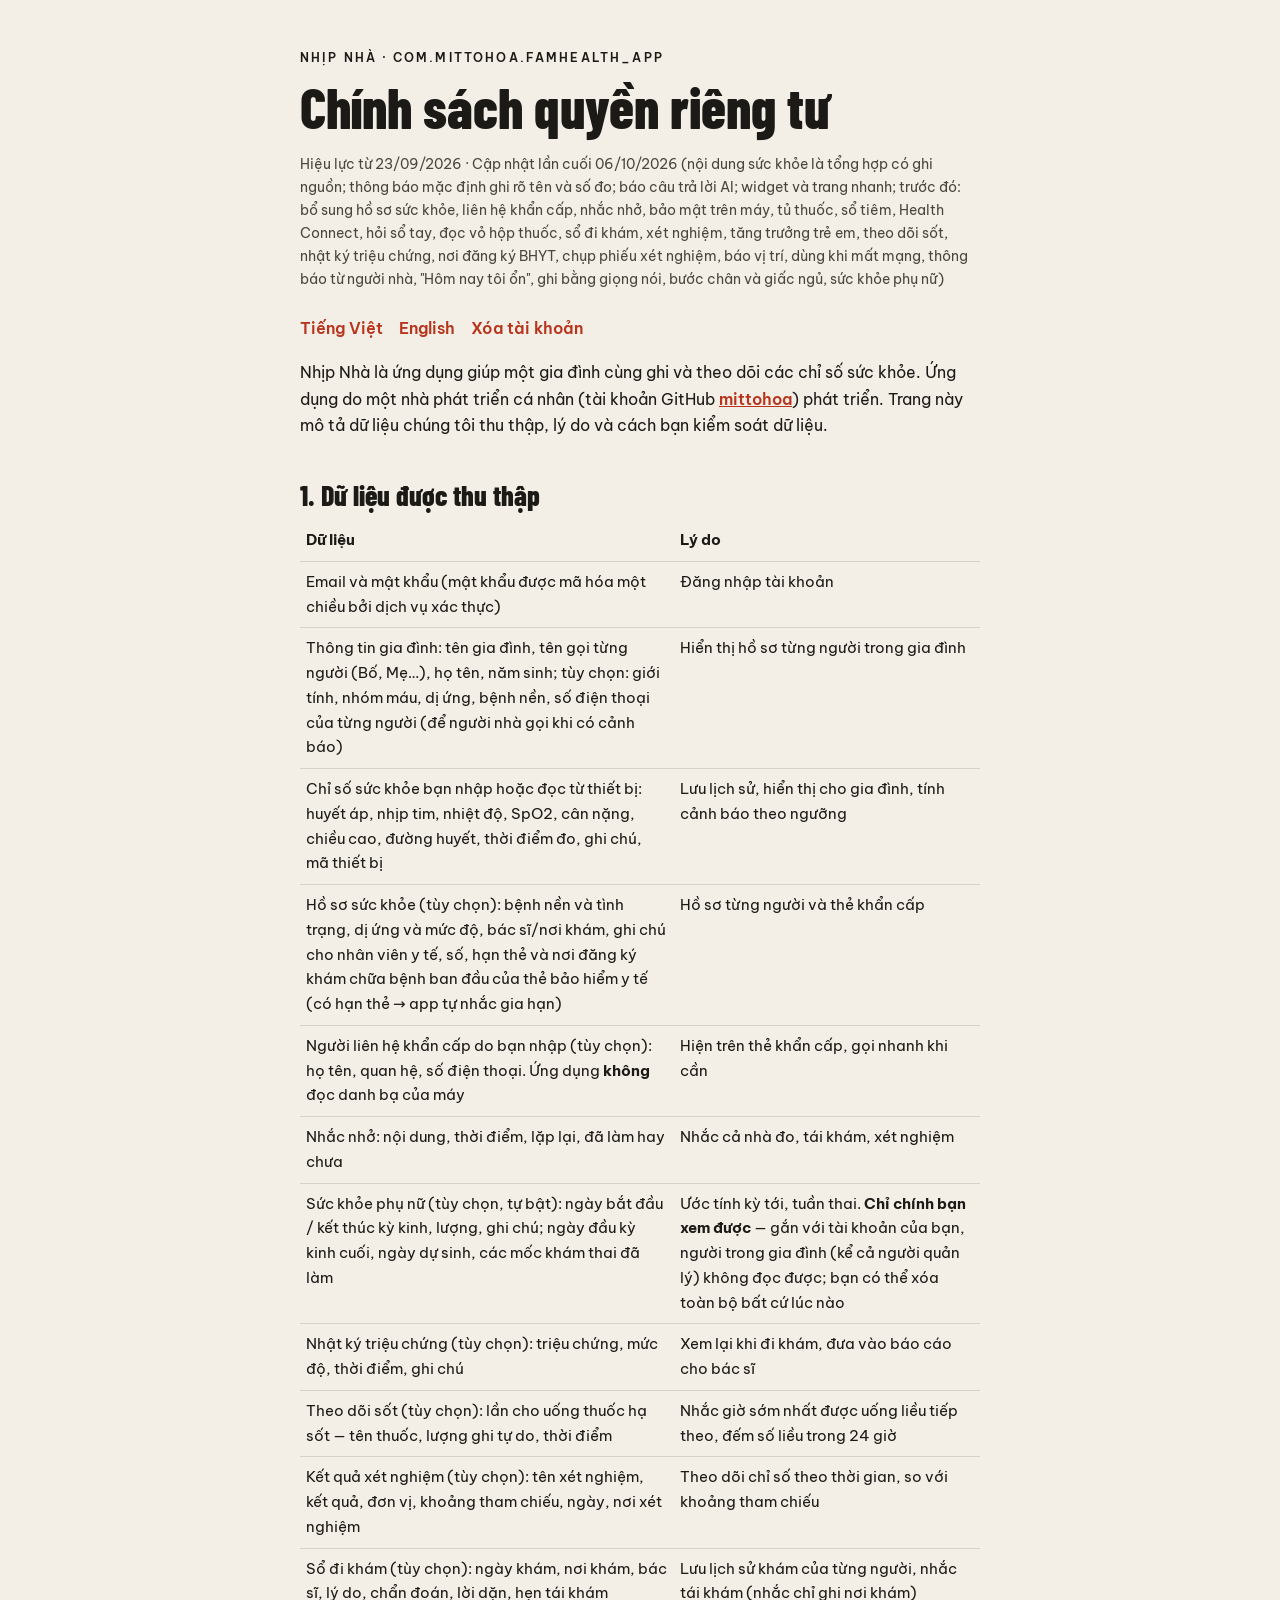
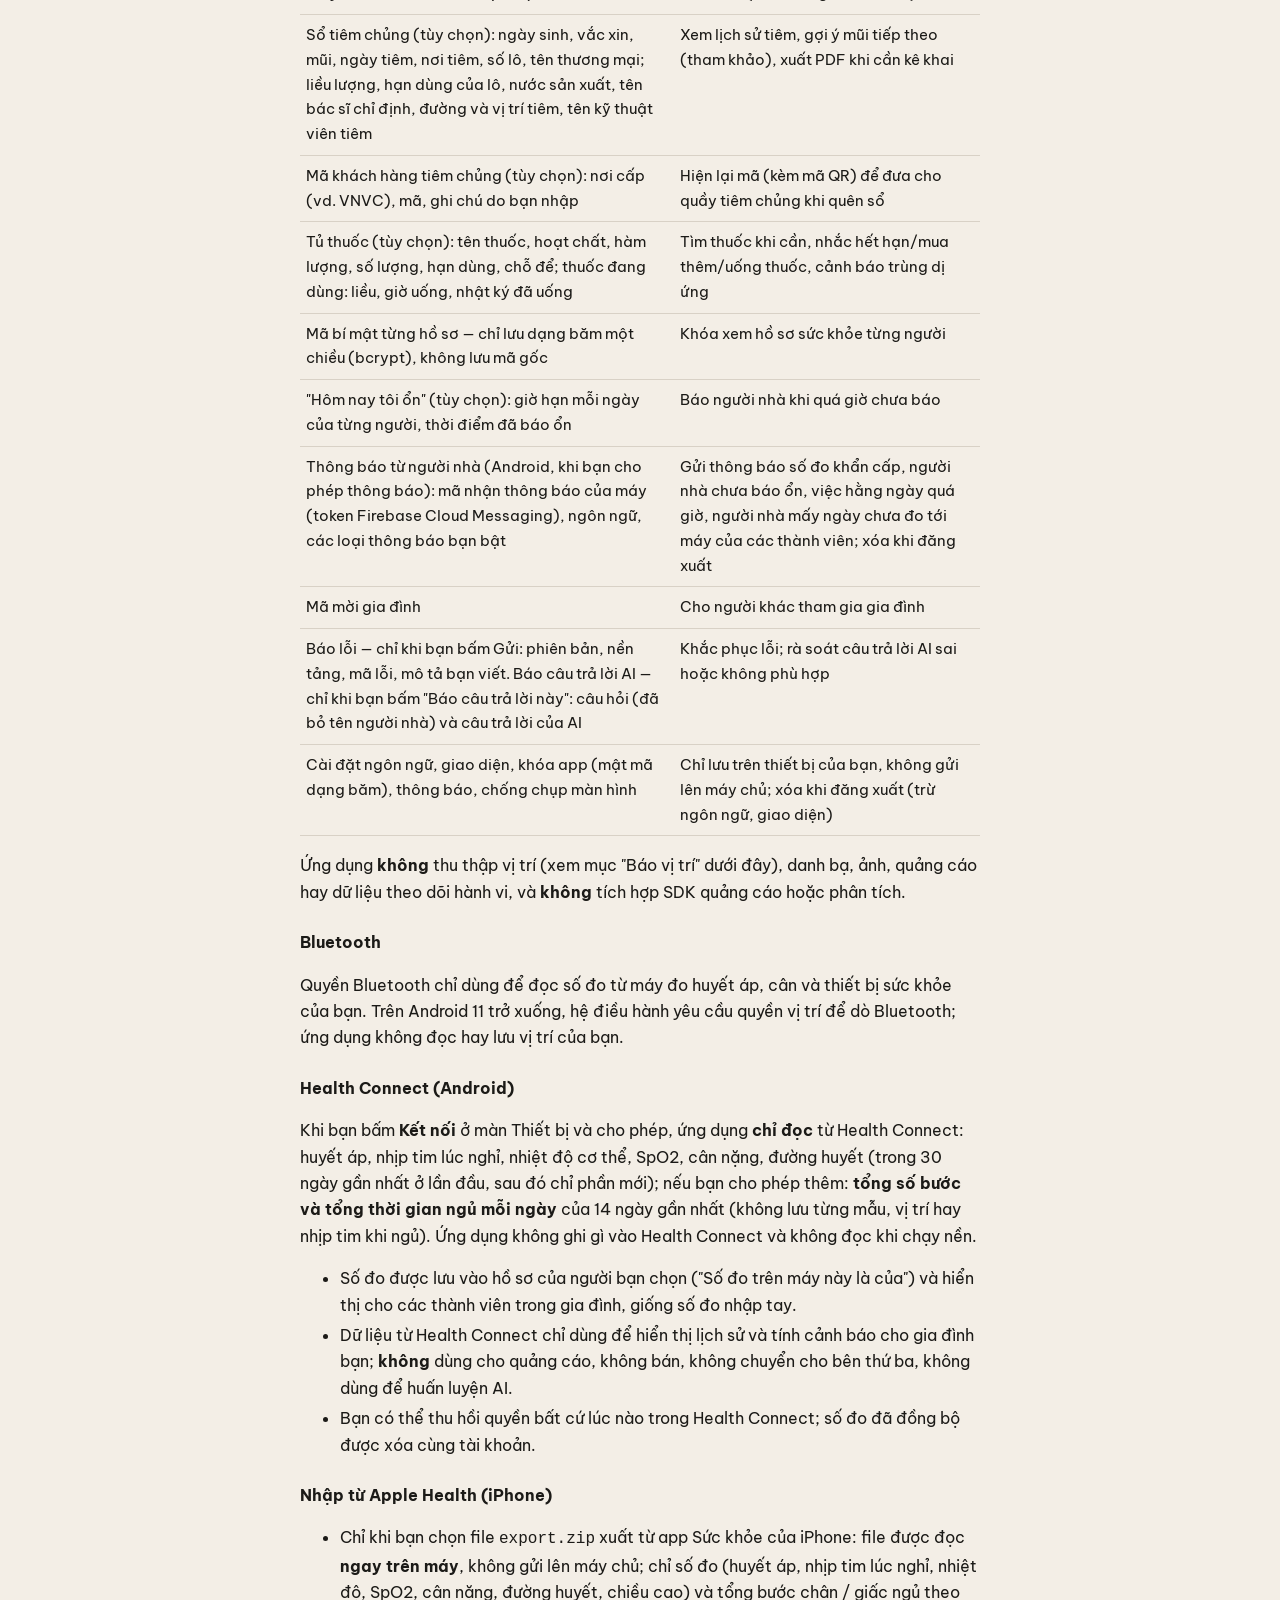
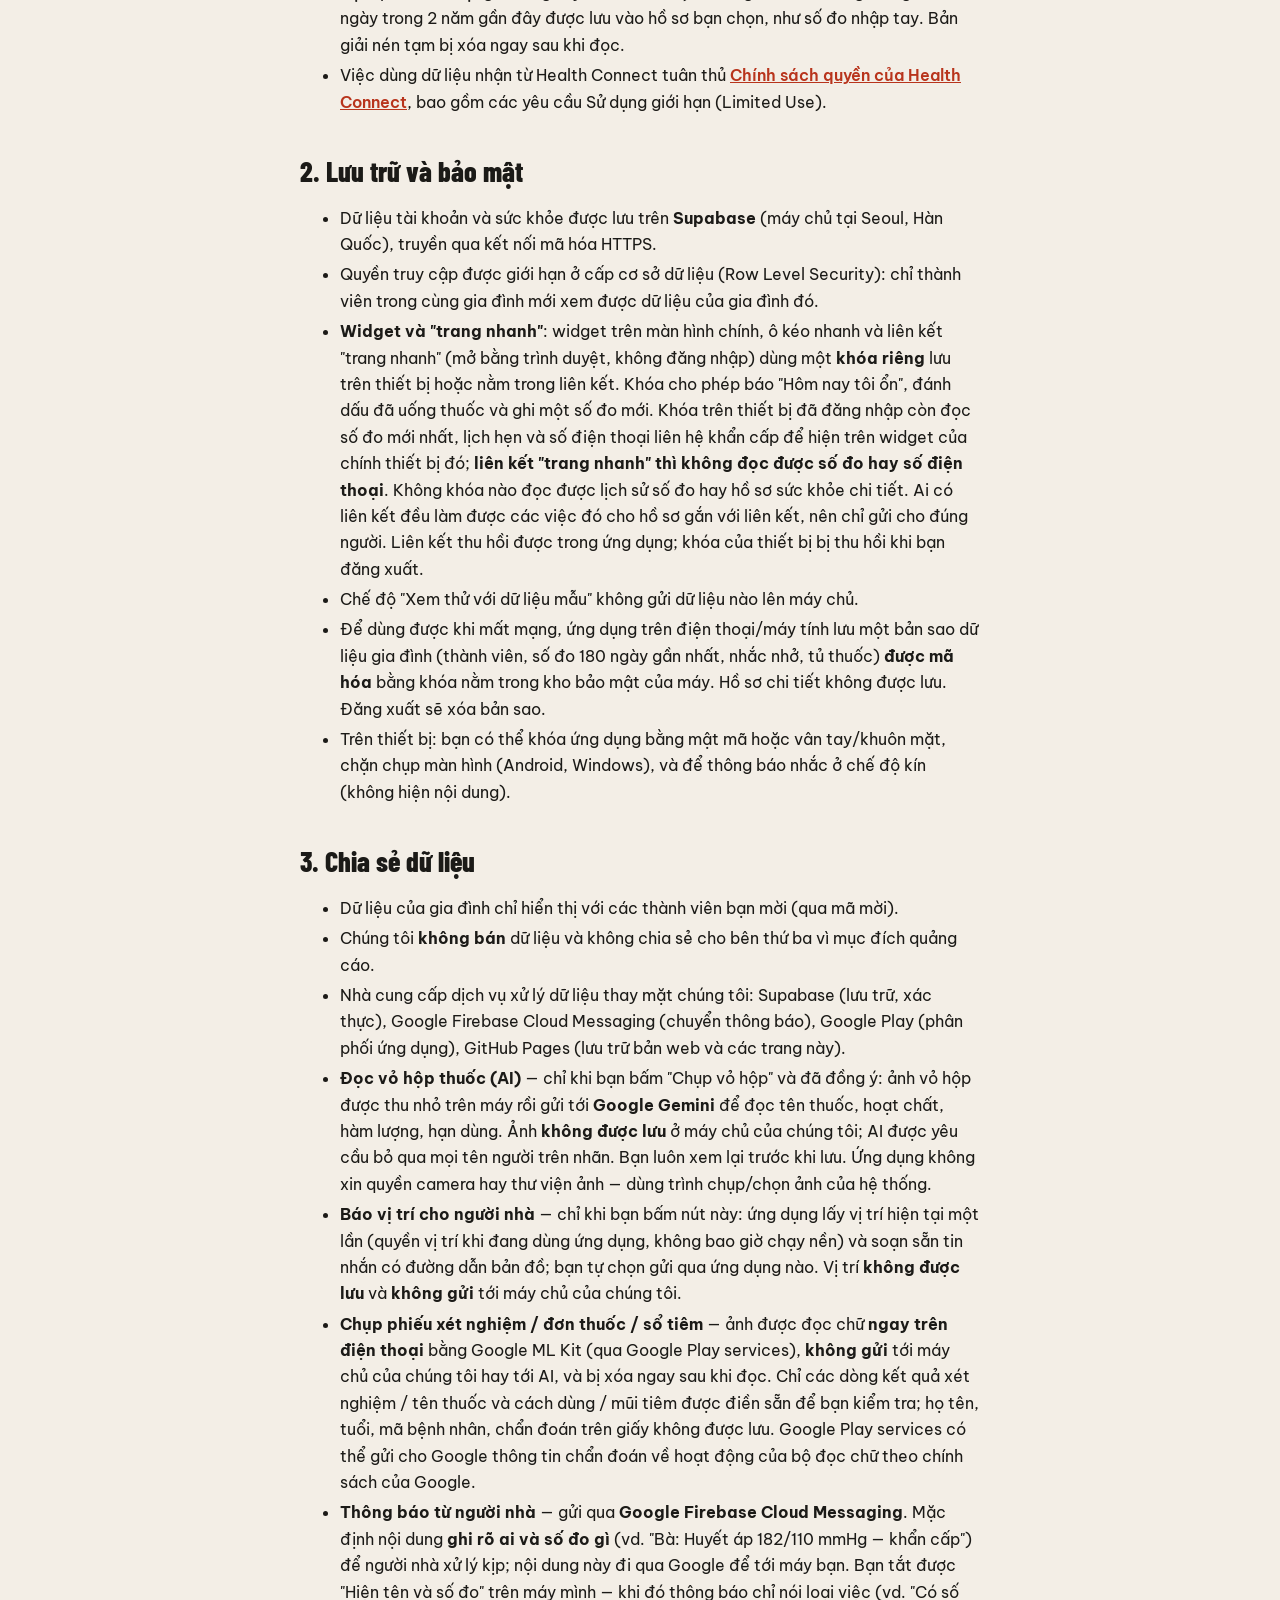
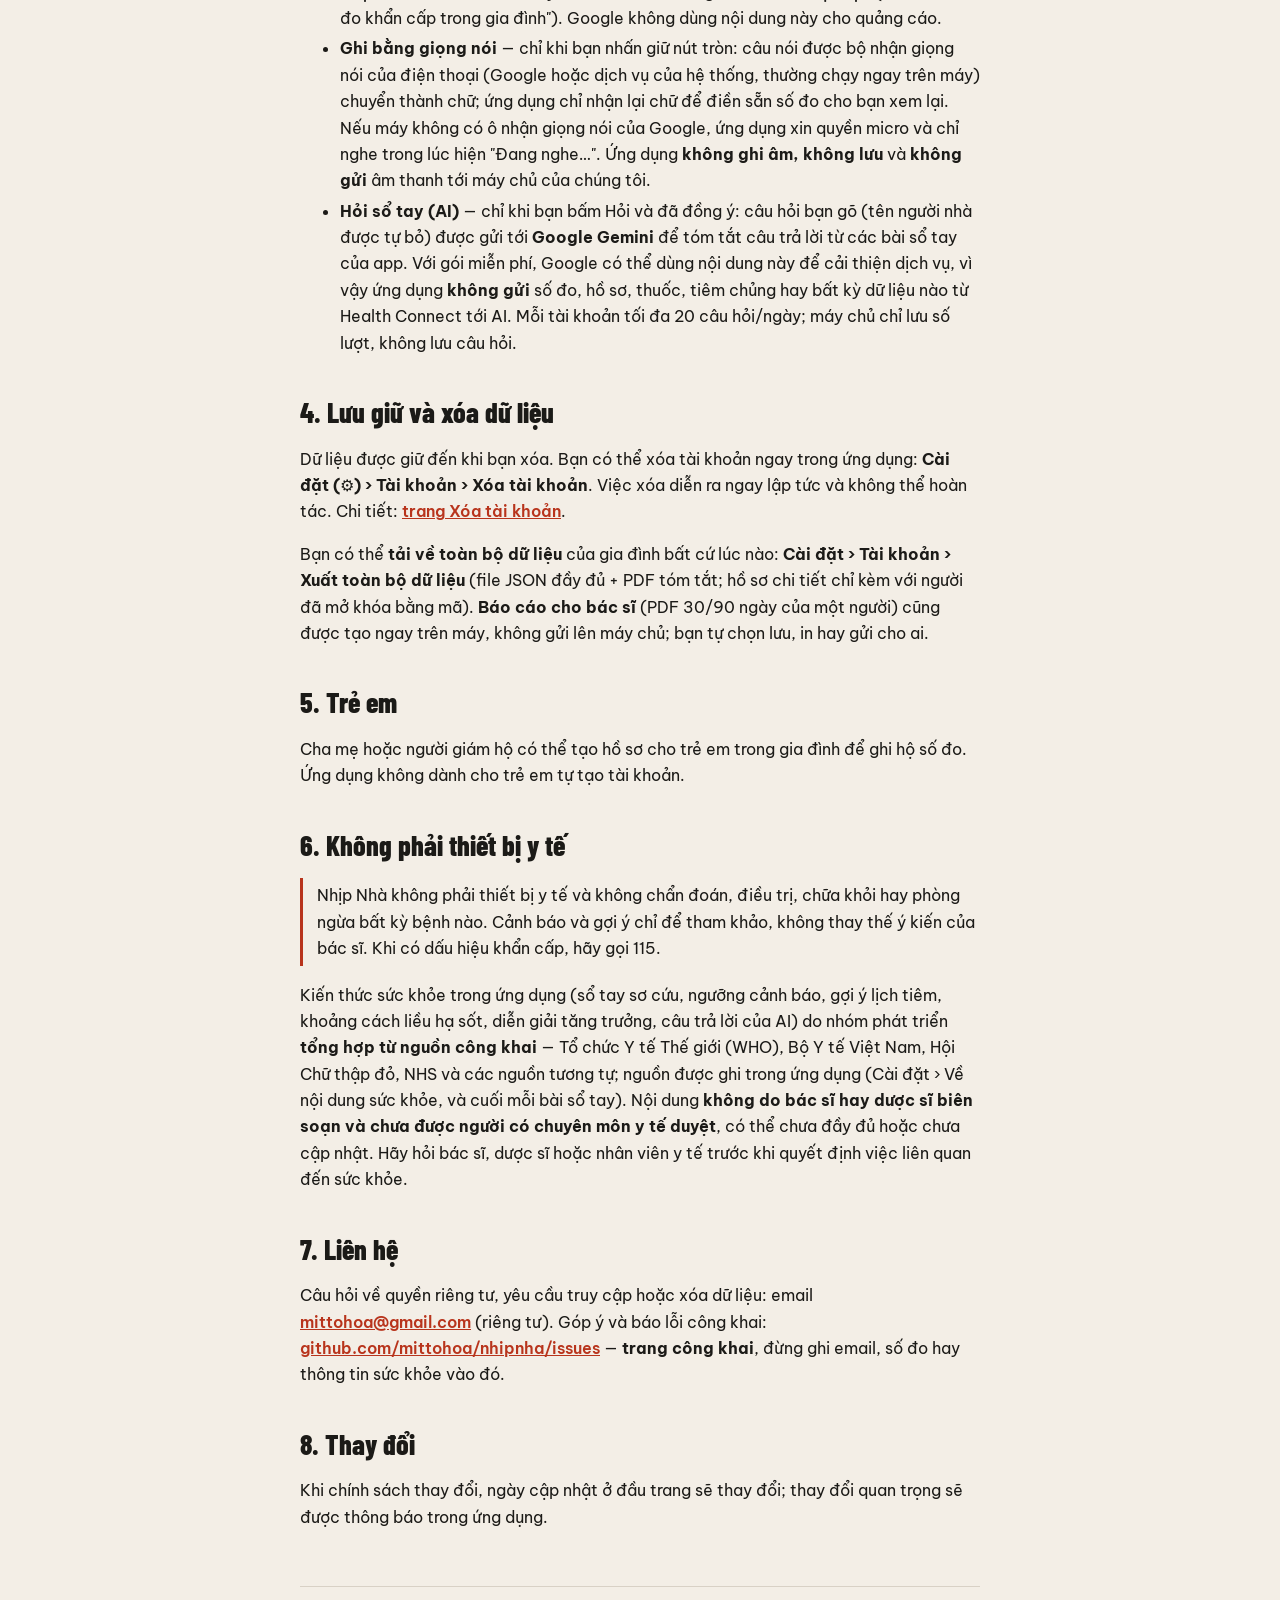
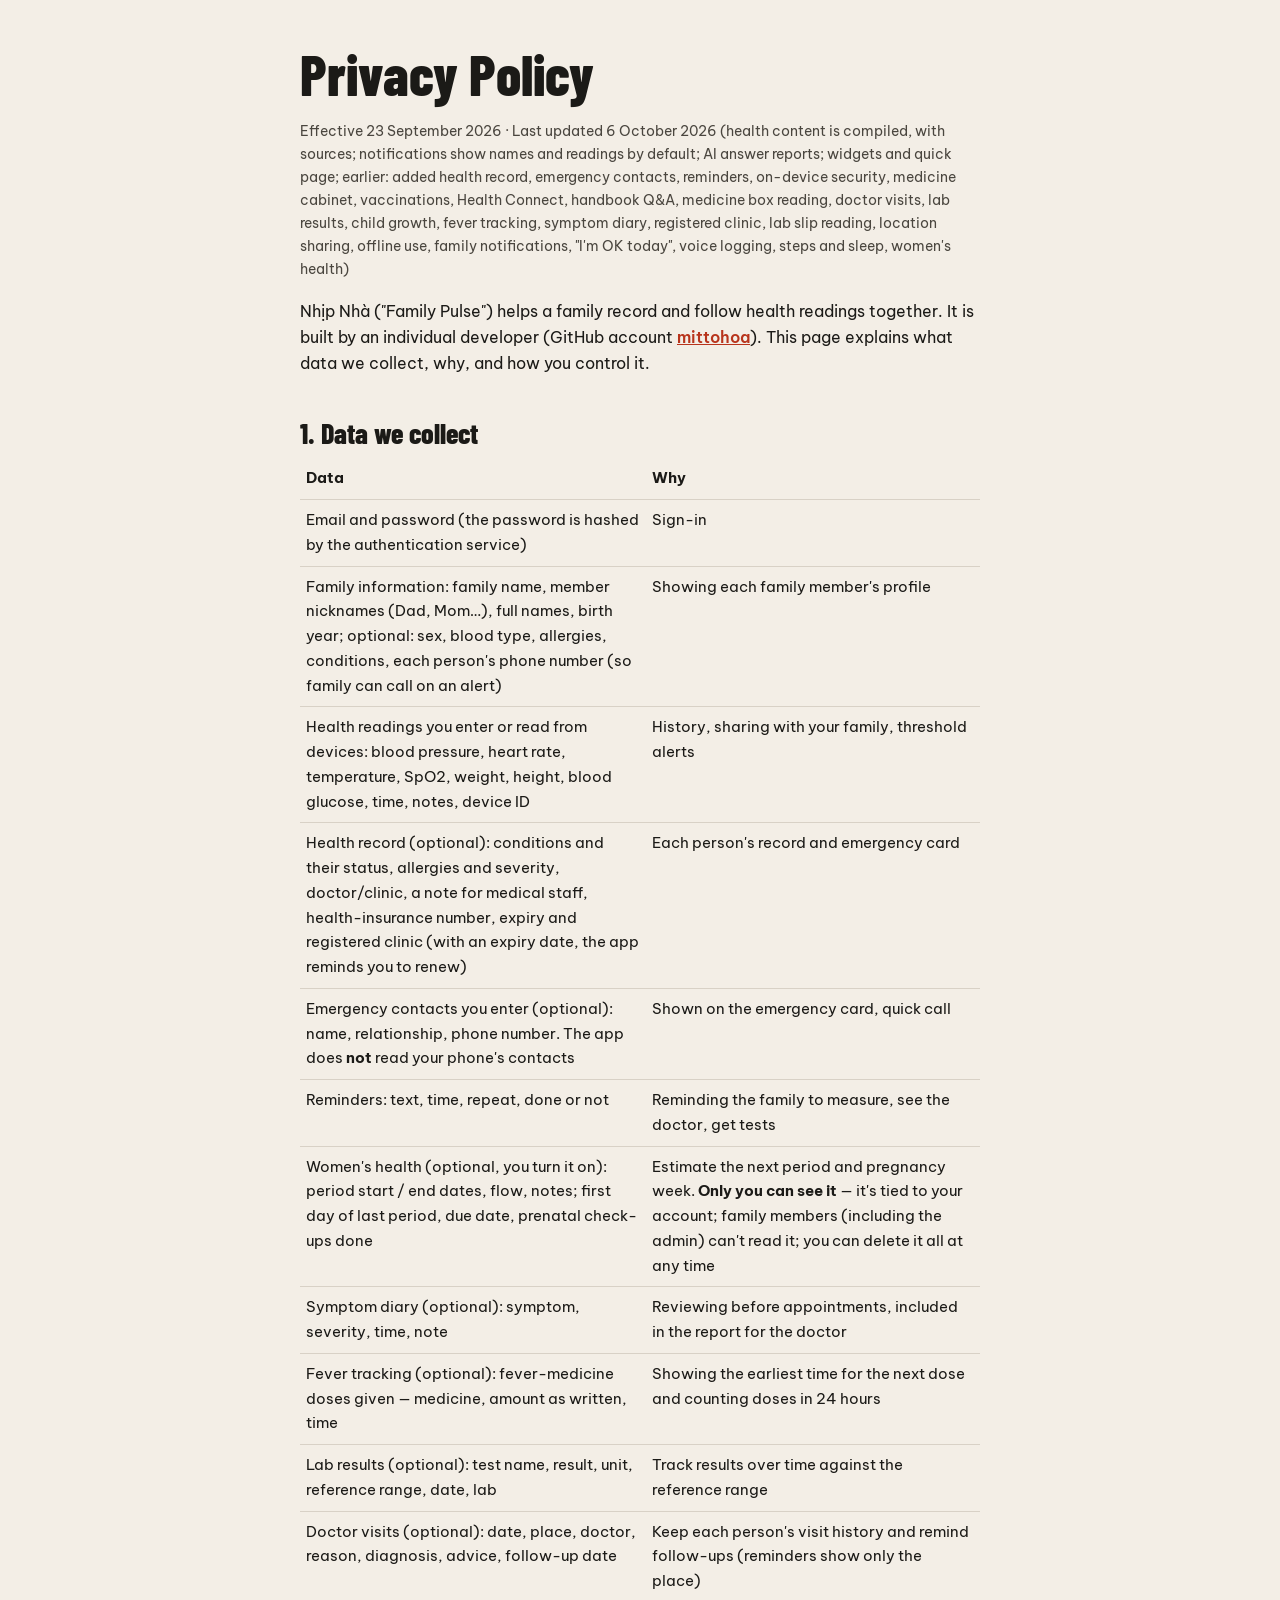
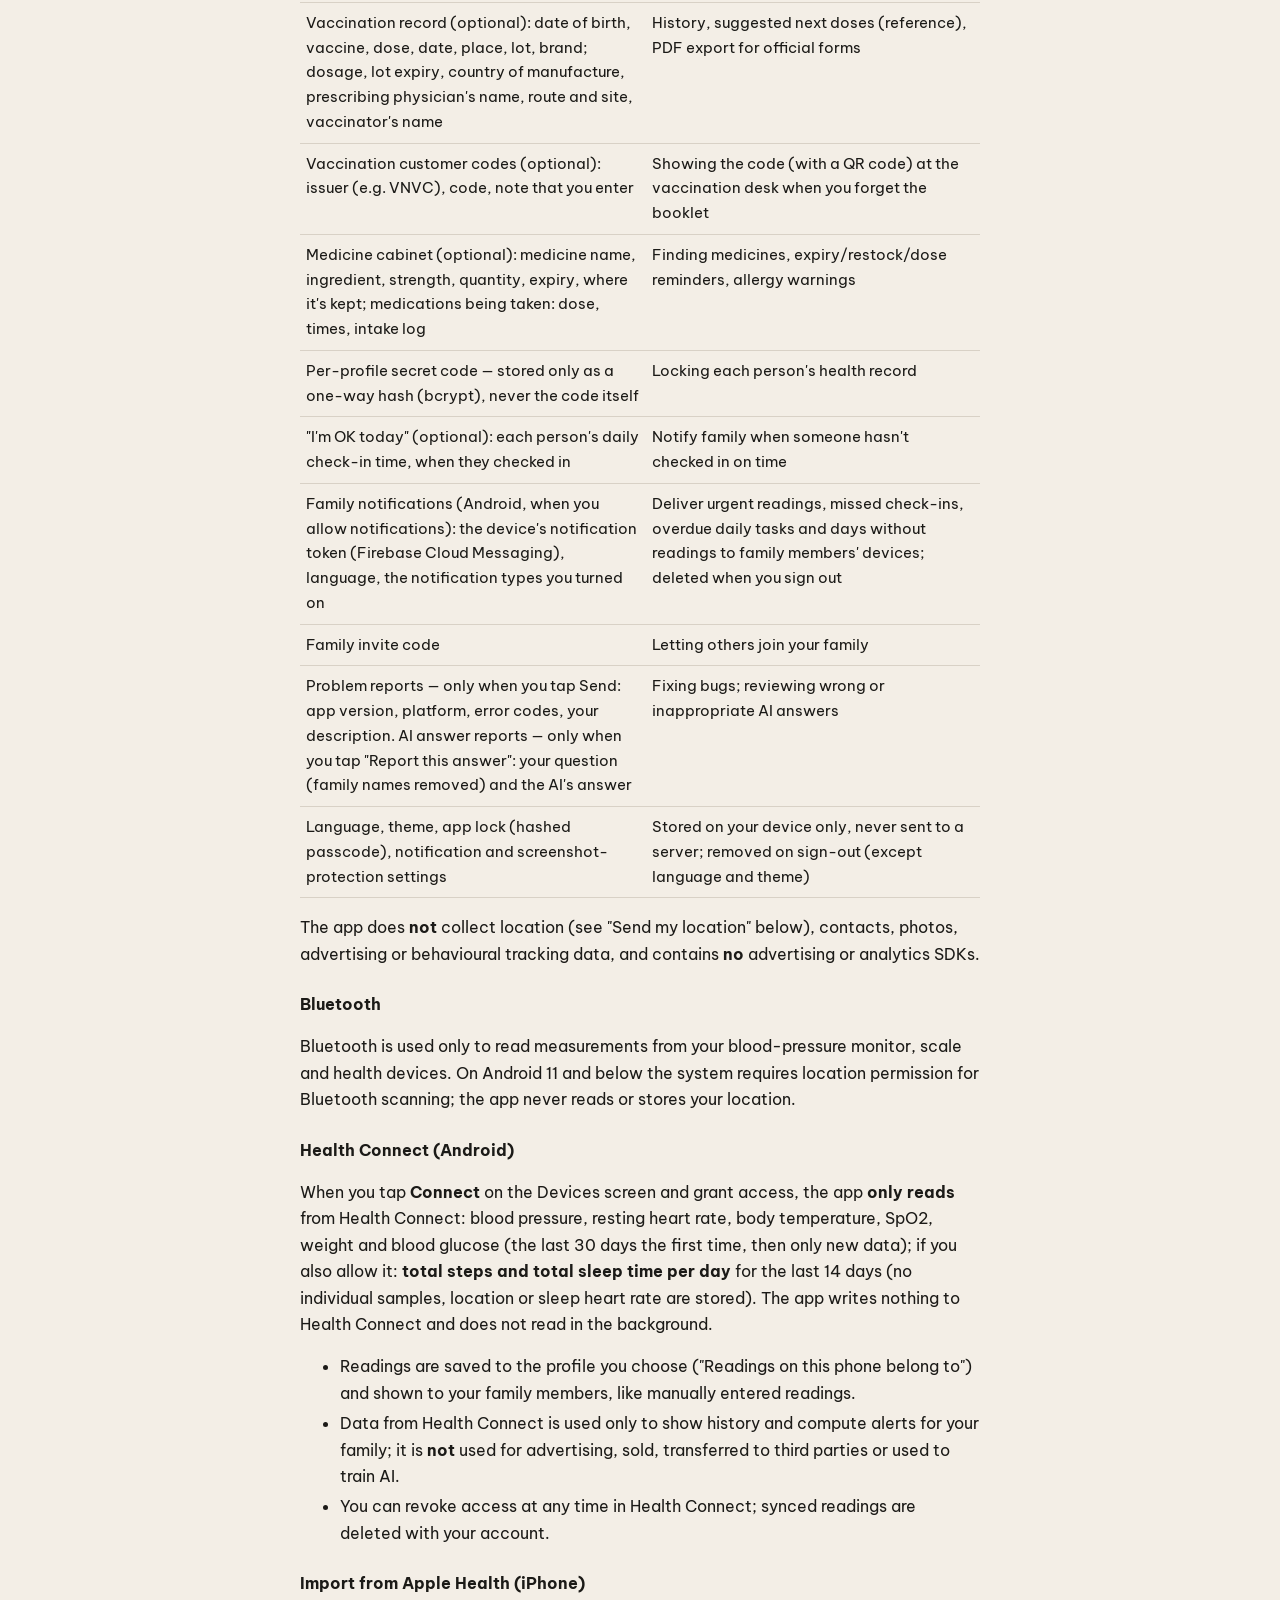
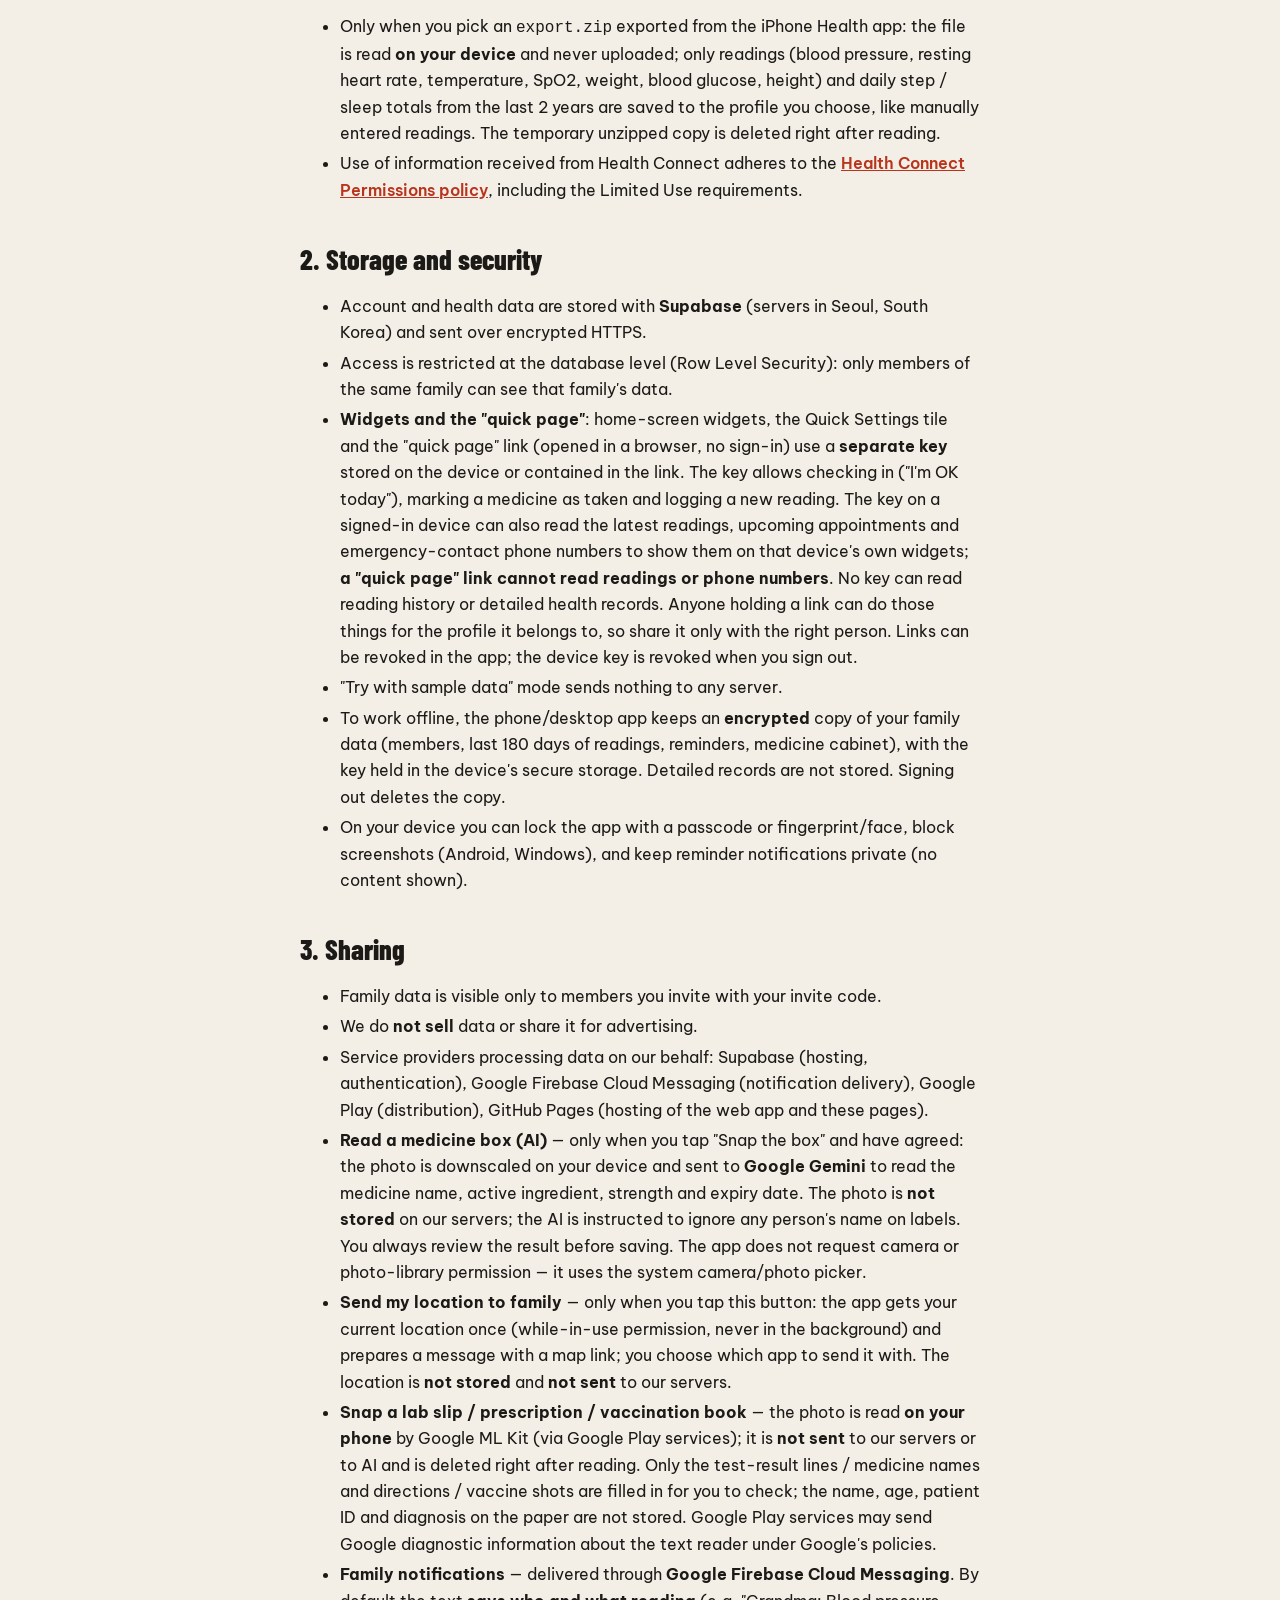
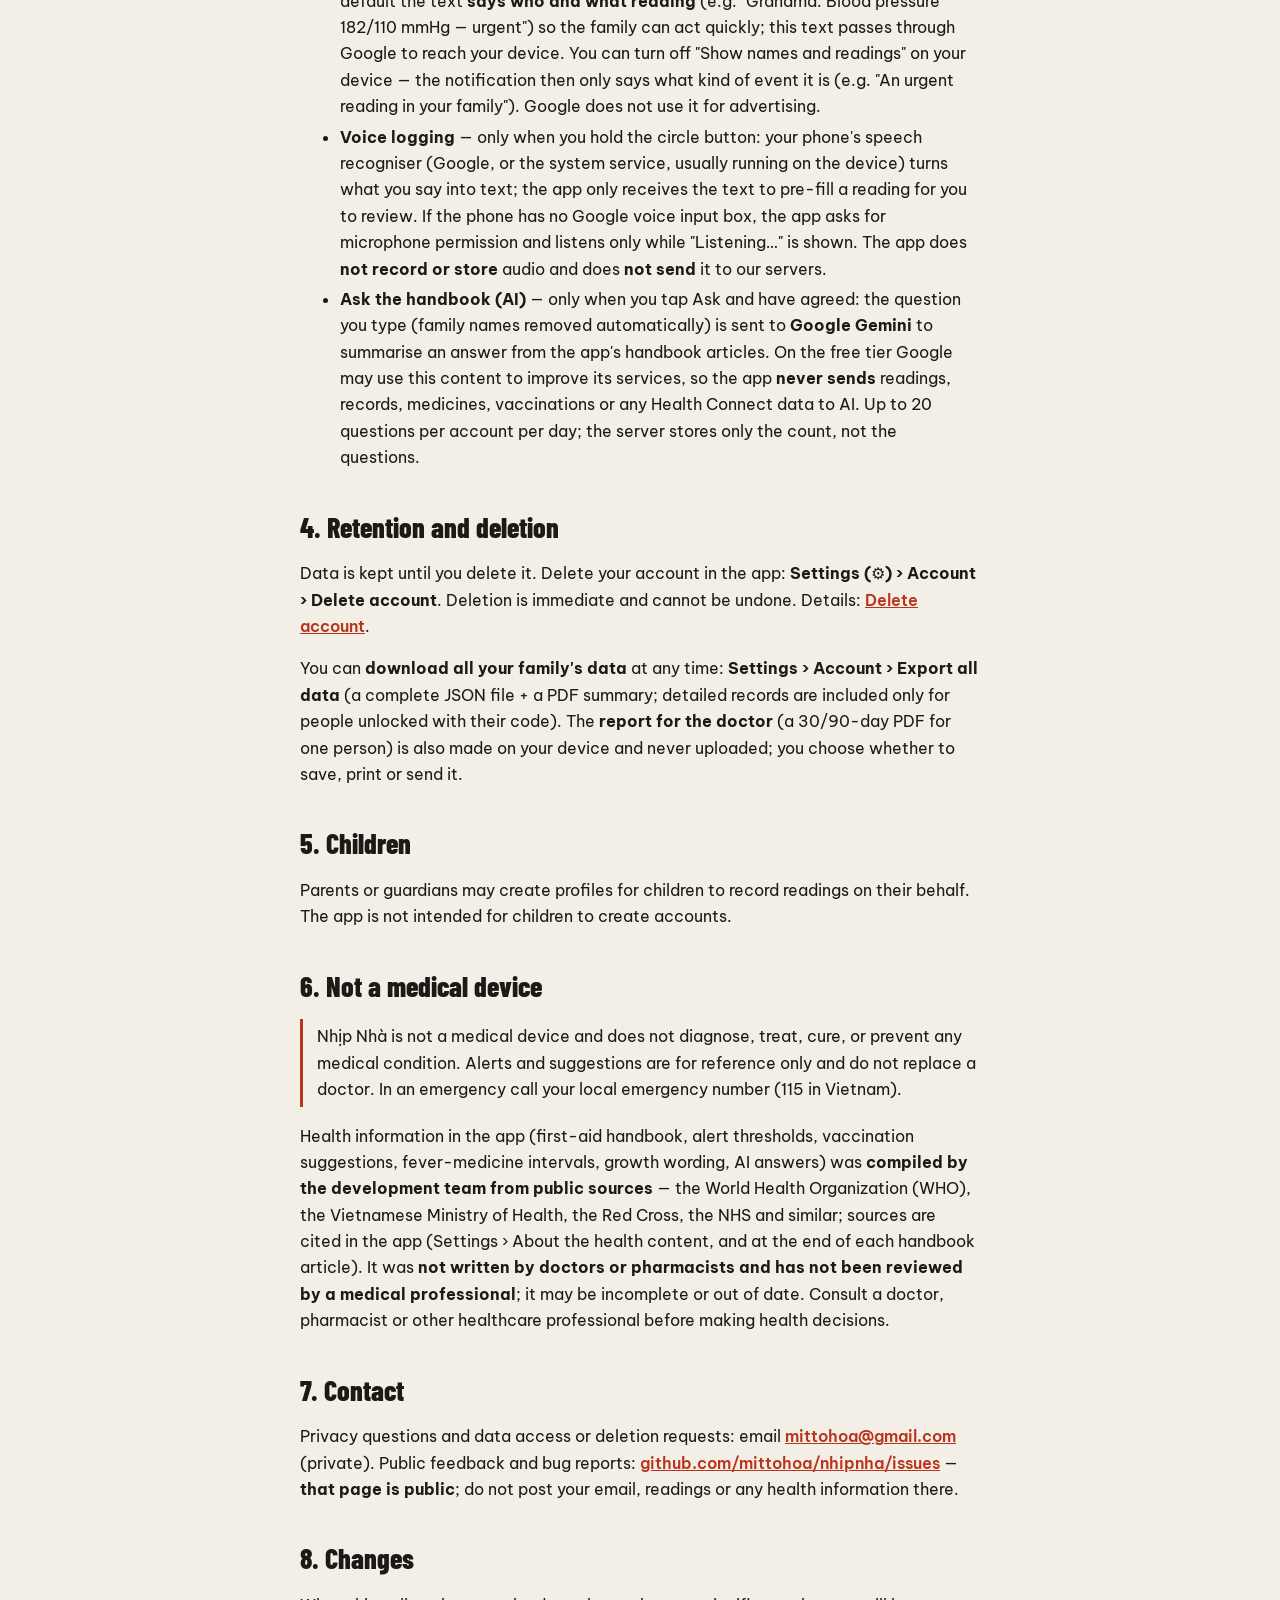
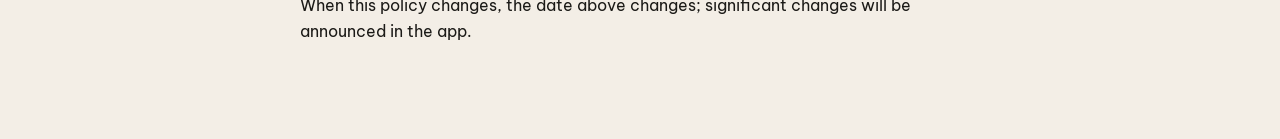
<file: privacy/index.html>
<!doctype html>
<html lang="vi">
<head>
<meta charset="utf-8">
<meta name="viewport" content="width=device-width, initial-scale=1">
<title>Chính sách quyền riêng tư · Nhịp Nhà</title>
<link rel="preconnect" href="https://fonts.googleapis.com">
<link href="https://fonts.googleapis.com/css2?family=Barlow+Condensed:wght@800&family=Be+Vietnam+Pro:wght@400;600&display=swap" rel="stylesheet">
<link rel="stylesheet" href="../legal.css">
</head>
<body>
<main>
<p class="label">Nhịp Nhà · com.mittohoa.famhealth_app</p>
<h1 id="vi">Chính sách quyền riêng tư</h1>
<p class="meta">Hiệu lực từ 23/09/2026 · Cập nhật lần cuối 06/10/2026 (nội dung sức khỏe là tổng hợp có ghi nguồn; thông báo mặc định ghi rõ tên và số đo; báo câu trả lời AI; widget và trang nhanh; trước đó: bổ sung hồ sơ sức khỏe, liên hệ khẩn cấp, nhắc nhở, bảo mật trên máy, tủ thuốc, sổ tiêm, Health Connect, hỏi sổ tay, đọc vỏ hộp thuốc, sổ đi khám, xét nghiệm, tăng trưởng trẻ em, theo dõi sốt, nhật ký triệu chứng, nơi đăng ký BHYT, chụp phiếu xét nghiệm, báo vị trí, dùng khi mất mạng, thông báo từ người nhà, "Hôm nay tôi ổn", ghi bằng giọng nói, bước chân và giấc ngủ, sức khỏe phụ nữ)</p>
<nav class="lang"><a href="#vi">Tiếng Việt</a><a href="#en">English</a><a href="../delete-account/">Xóa tài khoản</a></nav>

<p>Nhịp Nhà là ứng dụng giúp một gia đình cùng ghi và theo dõi các chỉ số sức khỏe. Ứng dụng do một nhà phát triển cá nhân (tài khoản GitHub <a href="https://github.com/mittohoa">mittohoa</a>) phát triển. Trang này mô tả dữ liệu chúng tôi thu thập, lý do và cách bạn kiểm soát dữ liệu.</p>

<h2>1. Dữ liệu được thu thập</h2>
<table>
<tr><th>Dữ liệu</th><th>Lý do</th></tr>
<tr><td>Email và mật khẩu (mật khẩu được mã hóa một chiều bởi dịch vụ xác thực)</td><td>Đăng nhập tài khoản</td></tr>
<tr><td>Thông tin gia đình: tên gia đình, tên gọi từng người (Bố, Mẹ…), họ tên, năm sinh; tùy chọn: giới tính, nhóm máu, dị ứng, bệnh nền, số điện thoại của từng người (để người nhà gọi khi có cảnh báo)</td><td>Hiển thị hồ sơ từng người trong gia đình</td></tr>
<tr><td>Chỉ số sức khỏe bạn nhập hoặc đọc từ thiết bị: huyết áp, nhịp tim, nhiệt độ, SpO2, cân nặng, chiều cao, đường huyết, thời điểm đo, ghi chú, mã thiết bị</td><td>Lưu lịch sử, hiển thị cho gia đình, tính cảnh báo theo ngưỡng</td></tr>
<tr><td>Hồ sơ sức khỏe (tùy chọn): bệnh nền và tình trạng, dị ứng và mức độ, bác sĩ/nơi khám, ghi chú cho nhân viên y tế, số, hạn thẻ và nơi đăng ký khám chữa bệnh ban đầu của thẻ bảo hiểm y tế (có hạn thẻ → app tự nhắc gia hạn)</td><td>Hồ sơ từng người và thẻ khẩn cấp</td></tr>
<tr><td>Người liên hệ khẩn cấp do bạn nhập (tùy chọn): họ tên, quan hệ, số điện thoại. Ứng dụng <strong>không</strong> đọc danh bạ của máy</td><td>Hiện trên thẻ khẩn cấp, gọi nhanh khi cần</td></tr>
<tr><td>Nhắc nhở: nội dung, thời điểm, lặp lại, đã làm hay chưa</td><td>Nhắc cả nhà đo, tái khám, xét nghiệm</td></tr>
<tr><td>Sức khỏe phụ nữ (tùy chọn, tự bật): ngày bắt đầu / kết thúc kỳ kinh, lượng, ghi chú; ngày đầu kỳ kinh cuối, ngày dự sinh, các mốc khám thai đã làm</td><td>Ước tính kỳ tới, tuần thai. <strong>Chỉ chính bạn xem được</strong> — gắn với tài khoản của bạn, người trong gia đình (kể cả người quản lý) không đọc được; bạn có thể xóa toàn bộ bất cứ lúc nào</td></tr>
<tr><td>Nhật ký triệu chứng (tùy chọn): triệu chứng, mức độ, thời điểm, ghi chú</td><td>Xem lại khi đi khám, đưa vào báo cáo cho bác sĩ</td></tr>
<tr><td>Theo dõi sốt (tùy chọn): lần cho uống thuốc hạ sốt — tên thuốc, lượng ghi tự do, thời điểm</td><td>Nhắc giờ sớm nhất được uống liều tiếp theo, đếm số liều trong 24 giờ</td></tr>
<tr><td>Kết quả xét nghiệm (tùy chọn): tên xét nghiệm, kết quả, đơn vị, khoảng tham chiếu, ngày, nơi xét nghiệm</td><td>Theo dõi chỉ số theo thời gian, so với khoảng tham chiếu</td></tr>
<tr><td>Sổ đi khám (tùy chọn): ngày khám, nơi khám, bác sĩ, lý do, chẩn đoán, lời dặn, hẹn tái khám</td><td>Lưu lịch sử khám của từng người, nhắc tái khám (nhắc chỉ ghi nơi khám)</td></tr>
<tr><td>Sổ tiêm chủng (tùy chọn): ngày sinh, vắc xin, mũi, ngày tiêm, nơi tiêm, số lô, tên thương mại; liều lượng, hạn dùng của lô, nước sản xuất, tên bác sĩ chỉ định, đường và vị trí tiêm, tên kỹ thuật viên tiêm</td><td>Xem lịch sử tiêm, gợi ý mũi tiếp theo (tham khảo), xuất PDF khi cần kê khai</td></tr>
<tr><td>Mã khách hàng tiêm chủng (tùy chọn): nơi cấp (vd. VNVC), mã, ghi chú do bạn nhập</td><td>Hiện lại mã (kèm mã QR) để đưa cho quầy tiêm chủng khi quên sổ</td></tr>
<tr><td>Tủ thuốc (tùy chọn): tên thuốc, hoạt chất, hàm lượng, số lượng, hạn dùng, chỗ để; thuốc đang dùng: liều, giờ uống, nhật ký đã uống</td><td>Tìm thuốc khi cần, nhắc hết hạn/mua thêm/uống thuốc, cảnh báo trùng dị ứng</td></tr>
<tr><td>Mã bí mật từng hồ sơ — chỉ lưu dạng băm một chiều (bcrypt), không lưu mã gốc</td><td>Khóa xem hồ sơ sức khỏe từng người</td></tr>
<tr><td>"Hôm nay tôi ổn" (tùy chọn): giờ hạn mỗi ngày của từng người, thời điểm đã báo ổn</td><td>Báo người nhà khi quá giờ chưa báo</td></tr>
<tr><td>Thông báo từ người nhà (Android, khi bạn cho phép thông báo): mã nhận thông báo của máy (token Firebase Cloud Messaging), ngôn ngữ, các loại thông báo bạn bật</td><td>Gửi thông báo số đo khẩn cấp, người nhà chưa báo ổn, việc hằng ngày quá giờ, người nhà mấy ngày chưa đo tới máy của các thành viên; xóa khi đăng xuất</td></tr>
<tr><td>Mã mời gia đình</td><td>Cho người khác tham gia gia đình</td></tr>
<tr><td>Báo lỗi — chỉ khi bạn bấm Gửi: phiên bản, nền tảng, mã lỗi, mô tả bạn viết. Báo câu trả lời AI — chỉ khi bạn bấm "Báo câu trả lời này": câu hỏi (đã bỏ tên người nhà) và câu trả lời của AI</td><td>Khắc phục lỗi; rà soát câu trả lời AI sai hoặc không phù hợp</td></tr>
<tr><td>Cài đặt ngôn ngữ, giao diện, khóa app (mật mã dạng băm), thông báo, chống chụp màn hình</td><td>Chỉ lưu trên thiết bị của bạn, không gửi lên máy chủ; xóa khi đăng xuất (trừ ngôn ngữ, giao diện)</td></tr>
</table>
<p>Ứng dụng <strong>không</strong> thu thập vị trí (xem mục "Báo vị trí" dưới đây), danh bạ, ảnh, quảng cáo hay dữ liệu theo dõi hành vi, và <strong>không</strong> tích hợp SDK quảng cáo hoặc phân tích.</p>

<h3>Bluetooth</h3>
<p>Quyền Bluetooth chỉ dùng để đọc số đo từ máy đo huyết áp, cân và thiết bị sức khỏe của bạn. Trên Android 11 trở xuống, hệ điều hành yêu cầu quyền vị trí để dò Bluetooth; ứng dụng không đọc hay lưu vị trí của bạn.</p>

<h3 id="health-connect">Health Connect (Android)</h3>
<p>Khi bạn bấm <strong>Kết nối</strong> ở màn Thiết bị và cho phép, ứng dụng <strong>chỉ đọc</strong> từ Health Connect: huyết áp, nhịp tim lúc nghỉ, nhiệt độ cơ thể, SpO2, cân nặng, đường huyết (trong 30 ngày gần nhất ở lần đầu, sau đó chỉ phần mới); nếu bạn cho phép thêm: <strong>tổng số bước và tổng thời gian ngủ mỗi ngày</strong> của 14 ngày gần nhất (không lưu từng mẫu, vị trí hay nhịp tim khi ngủ). Ứng dụng không ghi gì vào Health Connect và không đọc khi chạy nền.</p>
<ul>
<li>Số đo được lưu vào hồ sơ của người bạn chọn ("Số đo trên máy này là của") và hiển thị cho các thành viên trong gia đình, giống số đo nhập tay.</li>
<li>Dữ liệu từ Health Connect chỉ dùng để hiển thị lịch sử và tính cảnh báo cho gia đình bạn; <strong>không</strong> dùng cho quảng cáo, không bán, không chuyển cho bên thứ ba, không dùng để huấn luyện AI.</li>
<li>Bạn có thể thu hồi quyền bất cứ lúc nào trong Health Connect; số đo đã đồng bộ được xóa cùng tài khoản.</li>
</ul>
<h3 id="apple-health">Nhập từ Apple Health (iPhone)</h3>
<ul>
<li>Chỉ khi bạn chọn file <code>export.zip</code> xuất từ app Sức khỏe của iPhone: file được đọc <strong>ngay trên máy</strong>, không gửi lên máy chủ; chỉ số đo (huyết áp, nhịp tim lúc nghỉ, nhiệt độ, SpO2, cân nặng, đường huyết, chiều cao) và tổng bước chân / giấc ngủ theo ngày trong 2 năm gần đây được lưu vào hồ sơ bạn chọn, như số đo nhập tay. Bản giải nén tạm bị xóa ngay sau khi đọc.</li>
<li>Việc dùng dữ liệu nhận từ Health Connect tuân thủ <a href="https://support.google.com/googleplay/android-developer/answer/12991134">Chính sách quyền của Health Connect</a>, bao gồm các yêu cầu Sử dụng giới hạn (Limited Use).</li>
</ul>

<h2>2. Lưu trữ và bảo mật</h2>
<ul>
<li>Dữ liệu tài khoản và sức khỏe được lưu trên <strong>Supabase</strong> (máy chủ tại Seoul, Hàn Quốc), truyền qua kết nối mã hóa HTTPS.</li>
<li>Quyền truy cập được giới hạn ở cấp cơ sở dữ liệu (Row Level Security): chỉ thành viên trong cùng gia đình mới xem được dữ liệu của gia đình đó.</li>
<li><strong>Widget và "trang nhanh"</strong>: widget trên màn hình chính, ô kéo nhanh và liên kết "trang nhanh" (mở bằng trình duyệt, không đăng nhập) dùng một <strong>khóa riêng</strong> lưu trên thiết bị hoặc nằm trong liên kết. Khóa cho phép báo "Hôm nay tôi ổn", đánh dấu đã uống thuốc và ghi một số đo mới. Khóa trên thiết bị đã đăng nhập còn đọc số đo mới nhất, lịch hẹn và số điện thoại liên hệ khẩn cấp để hiện trên widget của chính thiết bị đó; <strong>liên kết "trang nhanh" thì không đọc được số đo hay số điện thoại</strong>. Không khóa nào đọc được lịch sử số đo hay hồ sơ sức khỏe chi tiết. Ai có liên kết đều làm được các việc đó cho hồ sơ gắn với liên kết, nên chỉ gửi cho đúng người. Liên kết thu hồi được trong ứng dụng; khóa của thiết bị bị thu hồi khi bạn đăng xuất.</li>
<li>Chế độ "Xem thử với dữ liệu mẫu" không gửi dữ liệu nào lên máy chủ.</li>
<li>Để dùng được khi mất mạng, ứng dụng trên điện thoại/máy tính lưu một bản sao dữ liệu gia đình (thành viên, số đo 180 ngày gần nhất, nhắc nhở, tủ thuốc) <strong>được mã hóa</strong> bằng khóa nằm trong kho bảo mật của máy. Hồ sơ chi tiết không được lưu. Đăng xuất sẽ xóa bản sao.</li>
<li>Trên thiết bị: bạn có thể khóa ứng dụng bằng mật mã hoặc vân tay/khuôn mặt, chặn chụp màn hình (Android, Windows), và để thông báo nhắc ở chế độ kín (không hiện nội dung).</li>
</ul>

<h2>3. Chia sẻ dữ liệu</h2>
<ul>
<li>Dữ liệu của gia đình chỉ hiển thị với các thành viên bạn mời (qua mã mời).</li>
<li>Chúng tôi <strong>không bán</strong> dữ liệu và không chia sẻ cho bên thứ ba vì mục đích quảng cáo.</li>
<li>Nhà cung cấp dịch vụ xử lý dữ liệu thay mặt chúng tôi: Supabase (lưu trữ, xác thực), Google Firebase Cloud Messaging (chuyển thông báo), Google Play (phân phối ứng dụng), GitHub Pages (lưu trữ bản web và các trang này).</li>
<li><strong>Đọc vỏ hộp thuốc (AI)</strong> — chỉ khi bạn bấm "Chụp vỏ hộp" và đã đồng ý: ảnh vỏ hộp được thu nhỏ trên máy rồi gửi tới <strong>Google Gemini</strong> để đọc tên thuốc, hoạt chất, hàm lượng, hạn dùng. Ảnh <strong>không được lưu</strong> ở máy chủ của chúng tôi; AI được yêu cầu bỏ qua mọi tên người trên nhãn. Bạn luôn xem lại trước khi lưu. Ứng dụng không xin quyền camera hay thư viện ảnh — dùng trình chụp/chọn ảnh của hệ thống.</li>
<li><strong>Báo vị trí cho người nhà</strong> — chỉ khi bạn bấm nút này: ứng dụng lấy vị trí hiện tại một lần (quyền vị trí khi đang dùng ứng dụng, không bao giờ chạy nền) và soạn sẵn tin nhắn có đường dẫn bản đồ; bạn tự chọn gửi qua ứng dụng nào. Vị trí <strong>không được lưu</strong> và <strong>không gửi</strong> tới máy chủ của chúng tôi.</li>
<li><strong>Chụp phiếu xét nghiệm / đơn thuốc / sổ tiêm</strong> — ảnh được đọc chữ <strong>ngay trên điện thoại</strong> bằng Google ML Kit (qua Google Play services), <strong>không gửi</strong> tới máy chủ của chúng tôi hay tới AI, và bị xóa ngay sau khi đọc. Chỉ các dòng kết quả xét nghiệm / tên thuốc và cách dùng / mũi tiêm được điền sẵn để bạn kiểm tra; họ tên, tuổi, mã bệnh nhân, chẩn đoán trên giấy không được lưu. Google Play services có thể gửi cho Google thông tin chẩn đoán về hoạt động của bộ đọc chữ theo chính sách của Google.</li>
<li><strong>Thông báo từ người nhà</strong> — gửi qua <strong>Google Firebase Cloud Messaging</strong>. Mặc định nội dung <strong>ghi rõ ai và số đo gì</strong> (vd. "Bà: Huyết áp 182/110 mmHg — khẩn cấp") để người nhà xử lý kịp; nội dung này đi qua Google để tới máy bạn. Bạn tắt được "Hiện tên và số đo" trên máy mình — khi đó thông báo chỉ nói loại việc (vd. "Có số đo khẩn cấp trong gia đình"). Google không dùng nội dung này cho quảng cáo.</li>
<li><strong>Ghi bằng giọng nói</strong> — chỉ khi bạn nhấn giữ nút tròn: câu nói được bộ nhận giọng nói của điện thoại (Google hoặc dịch vụ của hệ thống, thường chạy ngay trên máy) chuyển thành chữ; ứng dụng chỉ nhận lại chữ để điền sẵn số đo cho bạn xem lại. Nếu máy không có ô nhận giọng nói của Google, ứng dụng xin quyền micro và chỉ nghe trong lúc hiện "Đang nghe…". Ứng dụng <strong>không ghi âm, không lưu</strong> và <strong>không gửi</strong> âm thanh tới máy chủ của chúng tôi.</li>
<li><strong>Hỏi sổ tay (AI)</strong> — chỉ khi bạn bấm Hỏi và đã đồng ý: câu hỏi bạn gõ (tên người nhà được tự bỏ) được gửi tới <strong>Google Gemini</strong> để tóm tắt câu trả lời từ các bài sổ tay của app. Với gói miễn phí, Google có thể dùng nội dung này để cải thiện dịch vụ, vì vậy ứng dụng <strong>không gửi</strong> số đo, hồ sơ, thuốc, tiêm chủng hay bất kỳ dữ liệu nào từ Health Connect tới AI. Mỗi tài khoản tối đa 20 câu hỏi/ngày; máy chủ chỉ lưu số lượt, không lưu câu hỏi.</li>
</ul>

<h2>4. Lưu giữ và xóa dữ liệu</h2>
<p>Dữ liệu được giữ đến khi bạn xóa. Bạn có thể xóa tài khoản ngay trong ứng dụng: <strong>Cài đặt (⚙) › Tài khoản › Xóa tài khoản</strong>. Việc xóa diễn ra ngay lập tức và không thể hoàn tác. Chi tiết: <a href="../delete-account/">trang Xóa tài khoản</a>.</p>
<p>Bạn có thể <strong>tải về toàn bộ dữ liệu</strong> của gia đình bất cứ lúc nào: <strong>Cài đặt › Tài khoản › Xuất toàn bộ dữ liệu</strong> (file JSON đầy đủ + PDF tóm tắt; hồ sơ chi tiết chỉ kèm với người đã mở khóa bằng mã). <strong>Báo cáo cho bác sĩ</strong> (PDF 30/90 ngày của một người) cũng được tạo ngay trên máy, không gửi lên máy chủ; bạn tự chọn lưu, in hay gửi cho ai.</p>

<h2>5. Trẻ em</h2>
<p>Cha mẹ hoặc người giám hộ có thể tạo hồ sơ cho trẻ em trong gia đình để ghi hộ số đo. Ứng dụng không dành cho trẻ em tự tạo tài khoản.</p>

<h2>6. Không phải thiết bị y tế</h2>
<p class="note">Nhịp Nhà không phải thiết bị y tế và không chẩn đoán, điều trị, chữa khỏi hay phòng ngừa bất kỳ bệnh nào. Cảnh báo và gợi ý chỉ để tham khảo, không thay thế ý kiến của bác sĩ. Khi có dấu hiệu khẩn cấp, hãy gọi 115.</p>
<p>Kiến thức sức khỏe trong ứng dụng (sổ tay sơ cứu, ngưỡng cảnh báo, gợi ý lịch tiêm, khoảng cách liều hạ sốt, diễn giải tăng trưởng, câu trả lời của AI) do nhóm phát triển <strong>tổng hợp từ nguồn công khai</strong> — Tổ chức Y tế Thế giới (WHO), Bộ Y tế Việt Nam, Hội Chữ thập đỏ, NHS và các nguồn tương tự; nguồn được ghi trong ứng dụng (Cài đặt › Về nội dung sức khỏe, và cuối mỗi bài sổ tay). Nội dung <strong>không do bác sĩ hay dược sĩ biên soạn và chưa được người có chuyên môn y tế duyệt</strong>, có thể chưa đầy đủ hoặc chưa cập nhật. Hãy hỏi bác sĩ, dược sĩ hoặc nhân viên y tế trước khi quyết định việc liên quan đến sức khỏe.</p>

<h2>7. Liên hệ</h2>
<p>Câu hỏi về quyền riêng tư, yêu cầu truy cập hoặc xóa dữ liệu: email <a href="mailto:mittohoa@gmail.com">mittohoa@gmail.com</a> (riêng tư). Góp ý và báo lỗi công khai: <a href="https://github.com/mittohoa/nhipnha/issues">github.com/mittohoa/nhipnha/issues</a> — <strong>trang công khai</strong>, đừng ghi email, số đo hay thông tin sức khỏe vào đó.</p>

<h2>8. Thay đổi</h2>
<p>Khi chính sách thay đổi, ngày cập nhật ở đầu trang sẽ thay đổi; thay đổi quan trọng sẽ được thông báo trong ứng dụng.</p>

<hr>

<h1 id="en" lang="en">Privacy Policy</h1>
<div lang="en">
<p class="meta">Effective 23 September 2026 · Last updated 6 October 2026 (health content is compiled, with sources; notifications show names and readings by default; AI answer reports; widgets and quick page; earlier: added health record, emergency contacts, reminders, on-device security, medicine cabinet, vaccinations, Health Connect, handbook Q&A, medicine box reading, doctor visits, lab results, child growth, fever tracking, symptom diary, registered clinic, lab slip reading, location sharing, offline use, family notifications, "I'm OK today", voice logging, steps and sleep, women's health)</p>
<p>Nhịp Nhà ("Family Pulse") helps a family record and follow health readings together. It is built by an individual developer (GitHub account <a href="https://github.com/mittohoa">mittohoa</a>). This page explains what data we collect, why, and how you control it.</p>

<h2>1. Data we collect</h2>
<table>
<tr><th>Data</th><th>Why</th></tr>
<tr><td>Email and password (the password is hashed by the authentication service)</td><td>Sign-in</td></tr>
<tr><td>Family information: family name, member nicknames (Dad, Mom…), full names, birth year; optional: sex, blood type, allergies, conditions, each person's phone number (so family can call on an alert)</td><td>Showing each family member's profile</td></tr>
<tr><td>Health readings you enter or read from devices: blood pressure, heart rate, temperature, SpO2, weight, height, blood glucose, time, notes, device ID</td><td>History, sharing with your family, threshold alerts</td></tr>
<tr><td>Health record (optional): conditions and their status, allergies and severity, doctor/clinic, a note for medical staff, health-insurance number, expiry and registered clinic (with an expiry date, the app reminds you to renew)</td><td>Each person's record and emergency card</td></tr>
<tr><td>Emergency contacts you enter (optional): name, relationship, phone number. The app does <strong>not</strong> read your phone's contacts</td><td>Shown on the emergency card, quick call</td></tr>
<tr><td>Reminders: text, time, repeat, done or not</td><td>Reminding the family to measure, see the doctor, get tests</td></tr>
<tr><td>Women's health (optional, you turn it on): period start / end dates, flow, notes; first day of last period, due date, prenatal check-ups done</td><td>Estimate the next period and pregnancy week. <strong>Only you can see it</strong> — it's tied to your account; family members (including the admin) can't read it; you can delete it all at any time</td></tr>
<tr><td>Symptom diary (optional): symptom, severity, time, note</td><td>Reviewing before appointments, included in the report for the doctor</td></tr>
<tr><td>Fever tracking (optional): fever-medicine doses given — medicine, amount as written, time</td><td>Showing the earliest time for the next dose and counting doses in 24 hours</td></tr>
<tr><td>Lab results (optional): test name, result, unit, reference range, date, lab</td><td>Track results over time against the reference range</td></tr>
<tr><td>Doctor visits (optional): date, place, doctor, reason, diagnosis, advice, follow-up date</td><td>Keep each person's visit history and remind follow-ups (reminders show only the place)</td></tr>
<tr><td>Vaccination record (optional): date of birth, vaccine, dose, date, place, lot, brand; dosage, lot expiry, country of manufacture, prescribing physician's name, route and site, vaccinator's name</td><td>History, suggested next doses (reference), PDF export for official forms</td></tr>
<tr><td>Vaccination customer codes (optional): issuer (e.g. VNVC), code, note that you enter</td><td>Showing the code (with a QR code) at the vaccination desk when you forget the booklet</td></tr>
<tr><td>Medicine cabinet (optional): medicine name, ingredient, strength, quantity, expiry, where it's kept; medications being taken: dose, times, intake log</td><td>Finding medicines, expiry/restock/dose reminders, allergy warnings</td></tr>
<tr><td>Per-profile secret code — stored only as a one-way hash (bcrypt), never the code itself</td><td>Locking each person's health record</td></tr>
<tr><td>"I'm OK today" (optional): each person's daily check-in time, when they checked in</td><td>Notify family when someone hasn't checked in on time</td></tr>
<tr><td>Family notifications (Android, when you allow notifications): the device's notification token (Firebase Cloud Messaging), language, the notification types you turned on</td><td>Deliver urgent readings, missed check-ins, overdue daily tasks and days without readings to family members' devices; deleted when you sign out</td></tr>
<tr><td>Family invite code</td><td>Letting others join your family</td></tr>
<tr><td>Problem reports — only when you tap Send: app version, platform, error codes, your description. AI answer reports — only when you tap "Report this answer": your question (family names removed) and the AI's answer</td><td>Fixing bugs; reviewing wrong or inappropriate AI answers</td></tr>
<tr><td>Language, theme, app lock (hashed passcode), notification and screenshot-protection settings</td><td>Stored on your device only, never sent to a server; removed on sign-out (except language and theme)</td></tr>
</table>
<p>The app does <strong>not</strong> collect location (see "Send my location" below), contacts, photos, advertising or behavioural tracking data, and contains <strong>no</strong> advertising or analytics SDKs.</p>
<h3>Bluetooth</h3>
<p>Bluetooth is used only to read measurements from your blood-pressure monitor, scale and health devices. On Android 11 and below the system requires location permission for Bluetooth scanning; the app never reads or stores your location.</p>

<h3 id="health-connect-en">Health Connect (Android)</h3>
<p>When you tap <strong>Connect</strong> on the Devices screen and grant access, the app <strong>only reads</strong> from Health Connect: blood pressure, resting heart rate, body temperature, SpO2, weight and blood glucose (the last 30 days the first time, then only new data); if you also allow it: <strong>total steps and total sleep time per day</strong> for the last 14 days (no individual samples, location or sleep heart rate are stored). The app writes nothing to Health Connect and does not read in the background.</p>
<ul>
<li>Readings are saved to the profile you choose ("Readings on this phone belong to") and shown to your family members, like manually entered readings.</li>
<li>Data from Health Connect is used only to show history and compute alerts for your family; it is <strong>not</strong> used for advertising, sold, transferred to third parties or used to train AI.</li>
<li>You can revoke access at any time in Health Connect; synced readings are deleted with your account.</li>
</ul>
<h3 id="apple-health-en">Import from Apple Health (iPhone)</h3>
<ul>
<li>Only when you pick an <code>export.zip</code> exported from the iPhone Health app: the file is read <strong>on your device</strong> and never uploaded; only readings (blood pressure, resting heart rate, temperature, SpO2, weight, blood glucose, height) and daily step / sleep totals from the last 2 years are saved to the profile you choose, like manually entered readings. The temporary unzipped copy is deleted right after reading.</li>
<li>Use of information received from Health Connect adheres to the <a href="https://support.google.com/googleplay/android-developer/answer/12991134">Health Connect Permissions policy</a>, including the Limited Use requirements.</li>
</ul>

<h2>2. Storage and security</h2>
<ul>
<li>Account and health data are stored with <strong>Supabase</strong> (servers in Seoul, South Korea) and sent over encrypted HTTPS.</li>
<li>Access is restricted at the database level (Row Level Security): only members of the same family can see that family's data.</li>
<li><strong>Widgets and the "quick page"</strong>: home-screen widgets, the Quick Settings tile and the "quick page" link (opened in a browser, no sign-in) use a <strong>separate key</strong> stored on the device or contained in the link. The key allows checking in ("I'm OK today"), marking a medicine as taken and logging a new reading. The key on a signed-in device can also read the latest readings, upcoming appointments and emergency-contact phone numbers to show them on that device's own widgets; <strong>a "quick page" link cannot read readings or phone numbers</strong>. No key can read reading history or detailed health records. Anyone holding a link can do those things for the profile it belongs to, so share it only with the right person. Links can be revoked in the app; the device key is revoked when you sign out.</li>
<li>"Try with sample data" mode sends nothing to any server.</li>
<li>To work offline, the phone/desktop app keeps an <strong>encrypted</strong> copy of your family data (members, last 180 days of readings, reminders, medicine cabinet), with the key held in the device's secure storage. Detailed records are not stored. Signing out deletes the copy.</li>
<li>On your device you can lock the app with a passcode or fingerprint/face, block screenshots (Android, Windows), and keep reminder notifications private (no content shown).</li>
</ul>

<h2>3. Sharing</h2>
<ul>
<li>Family data is visible only to members you invite with your invite code.</li>
<li>We do <strong>not sell</strong> data or share it for advertising.</li>
<li>Service providers processing data on our behalf: Supabase (hosting, authentication), Google Firebase Cloud Messaging (notification delivery), Google Play (distribution), GitHub Pages (hosting of the web app and these pages).</li>
<li><strong>Read a medicine box (AI)</strong> — only when you tap "Snap the box" and have agreed: the photo is downscaled on your device and sent to <strong>Google Gemini</strong> to read the medicine name, active ingredient, strength and expiry date. The photo is <strong>not stored</strong> on our servers; the AI is instructed to ignore any person's name on labels. You always review the result before saving. The app does not request camera or photo-library permission — it uses the system camera/photo picker.</li>
<li><strong>Send my location to family</strong> — only when you tap this button: the app gets your current location once (while-in-use permission, never in the background) and prepares a message with a map link; you choose which app to send it with. The location is <strong>not stored</strong> and <strong>not sent</strong> to our servers.</li>
<li><strong>Snap a lab slip / prescription / vaccination book</strong> — the photo is read <strong>on your phone</strong> by Google ML Kit (via Google Play services); it is <strong>not sent</strong> to our servers or to AI and is deleted right after reading. Only the test-result lines / medicine names and directions / vaccine shots are filled in for you to check; the name, age, patient ID and diagnosis on the paper are not stored. Google Play services may send Google diagnostic information about the text reader under Google's policies.</li>
<li><strong>Family notifications</strong> — delivered through <strong>Google Firebase Cloud Messaging</strong>. By default the text <strong>says who and what reading</strong> (e.g. "Grandma: Blood pressure 182/110 mmHg — urgent") so the family can act quickly; this text passes through Google to reach your device. You can turn off "Show names and readings" on your device — the notification then only says what kind of event it is (e.g. "An urgent reading in your family"). Google does not use it for advertising.</li>
<li><strong>Voice logging</strong> — only when you hold the circle button: your phone's speech recogniser (Google, or the system service, usually running on the device) turns what you say into text; the app only receives the text to pre-fill a reading for you to review. If the phone has no Google voice input box, the app asks for microphone permission and listens only while "Listening…" is shown. The app does <strong>not record or store</strong> audio and does <strong>not send</strong> it to our servers.</li>
<li><strong>Ask the handbook (AI)</strong> — only when you tap Ask and have agreed: the question you type (family names removed automatically) is sent to <strong>Google Gemini</strong> to summarise an answer from the app's handbook articles. On the free tier Google may use this content to improve its services, so the app <strong>never sends</strong> readings, records, medicines, vaccinations or any Health Connect data to AI. Up to 20 questions per account per day; the server stores only the count, not the questions.</li>
</ul>

<h2>4. Retention and deletion</h2>
<p>Data is kept until you delete it. Delete your account in the app: <strong>Settings (⚙) › Account › Delete account</strong>. Deletion is immediate and cannot be undone. Details: <a href="../delete-account/#en">Delete account</a>.</p>
<p>You can <strong>download all your family's data</strong> at any time: <strong>Settings › Account › Export all data</strong> (a complete JSON file + a PDF summary; detailed records are included only for people unlocked with their code). The <strong>report for the doctor</strong> (a 30/90-day PDF for one person) is also made on your device and never uploaded; you choose whether to save, print or send it.</p>

<h2>5. Children</h2>
<p>Parents or guardians may create profiles for children to record readings on their behalf. The app is not intended for children to create accounts.</p>

<h2>6. Not a medical device</h2>
<p class="note">Nhịp Nhà is not a medical device and does not diagnose, treat, cure, or prevent any medical condition. Alerts and suggestions are for reference only and do not replace a doctor. In an emergency call your local emergency number (115 in Vietnam).</p>
<p>Health information in the app (first-aid handbook, alert thresholds, vaccination suggestions, fever-medicine intervals, growth wording, AI answers) was <strong>compiled by the development team from public sources</strong> — the World Health Organization (WHO), the Vietnamese Ministry of Health, the Red Cross, the NHS and similar; sources are cited in the app (Settings › About the health content, and at the end of each handbook article). It was <strong>not written by doctors or pharmacists and has not been reviewed by a medical professional</strong>; it may be incomplete or out of date. Consult a doctor, pharmacist or other healthcare professional before making health decisions.</p>

<h2>7. Contact</h2>
<p>Privacy questions and data access or deletion requests: email <a href="mailto:mittohoa@gmail.com">mittohoa@gmail.com</a> (private). Public feedback and bug reports: <a href="https://github.com/mittohoa/nhipnha/issues">github.com/mittohoa/nhipnha/issues</a> — <strong>that page is public</strong>; do not post your email, readings or any health information there.</p>

<h2>8. Changes</h2>
<p>When this policy changes, the date above changes; significant changes will be announced in the app.</p>
</div>
</main>
</body>
</html>
</file>
<file: legal.css>
/* Trang pháp lý công khai của Nhịp Nhà — cùng token màu/chữ với app (docs/DESIGN_TOKENS.md). */
:root { --bone: #F3EEE6; --ink: #1B1A17; --muted: #4A463F; --pulse: #B8341C; --line: #d8d1c6; }
@media (prefers-color-scheme: dark) {
  :root { --bone: #171614; --ink: #F3EEE6; --muted: #B9B2A6; --pulse: #FF8A70; --line: #3a3733; }
}
* { box-sizing: border-box; }
body { margin: 0; background: var(--bone); color: var(--ink);
  font-family: 'Be Vietnam Pro', system-ui, sans-serif; font-size: 16px; line-height: 1.65; }
main { max-width: 720px; margin: 0 auto; padding: 48px 20px 80px; }
.label { font-size: 12px; font-weight: 600; letter-spacing: .18em; text-transform: uppercase; margin: 0 0 8px; }
h1 { font-family: 'Barlow Condensed', system-ui, sans-serif; font-weight: 800; font-size: 56px; line-height: 1.12; margin: 0 0 8px; }
h2 { font-family: 'Barlow Condensed', system-ui, sans-serif; font-weight: 800; font-size: 28px; line-height: 1.2; margin: 40px 0 8px; }
h3 { font-size: 16px; margin: 24px 0 4px; }
a { color: var(--pulse); font-weight: 600; }
.meta { color: var(--muted); font-size: 14px; }
.lang { display: flex; gap: 16px; margin: 24px 0 8px; }
.lang a { text-decoration: none; border-bottom: 2px solid transparent; }
.lang a:hover { border-color: var(--pulse); }
hr { border: none; border-top: 1px solid var(--line); margin: 56px 0; }
table { border-collapse: collapse; width: 100%; font-size: 15px; }
td, th { border-bottom: 1px solid var(--line); padding: 8px 6px; text-align: left; vertical-align: top; }
ol li, ul li { margin: 4px 0; }
.note { border-left: 3px solid var(--pulse); padding: 4px 0 4px 14px; }
</file>
